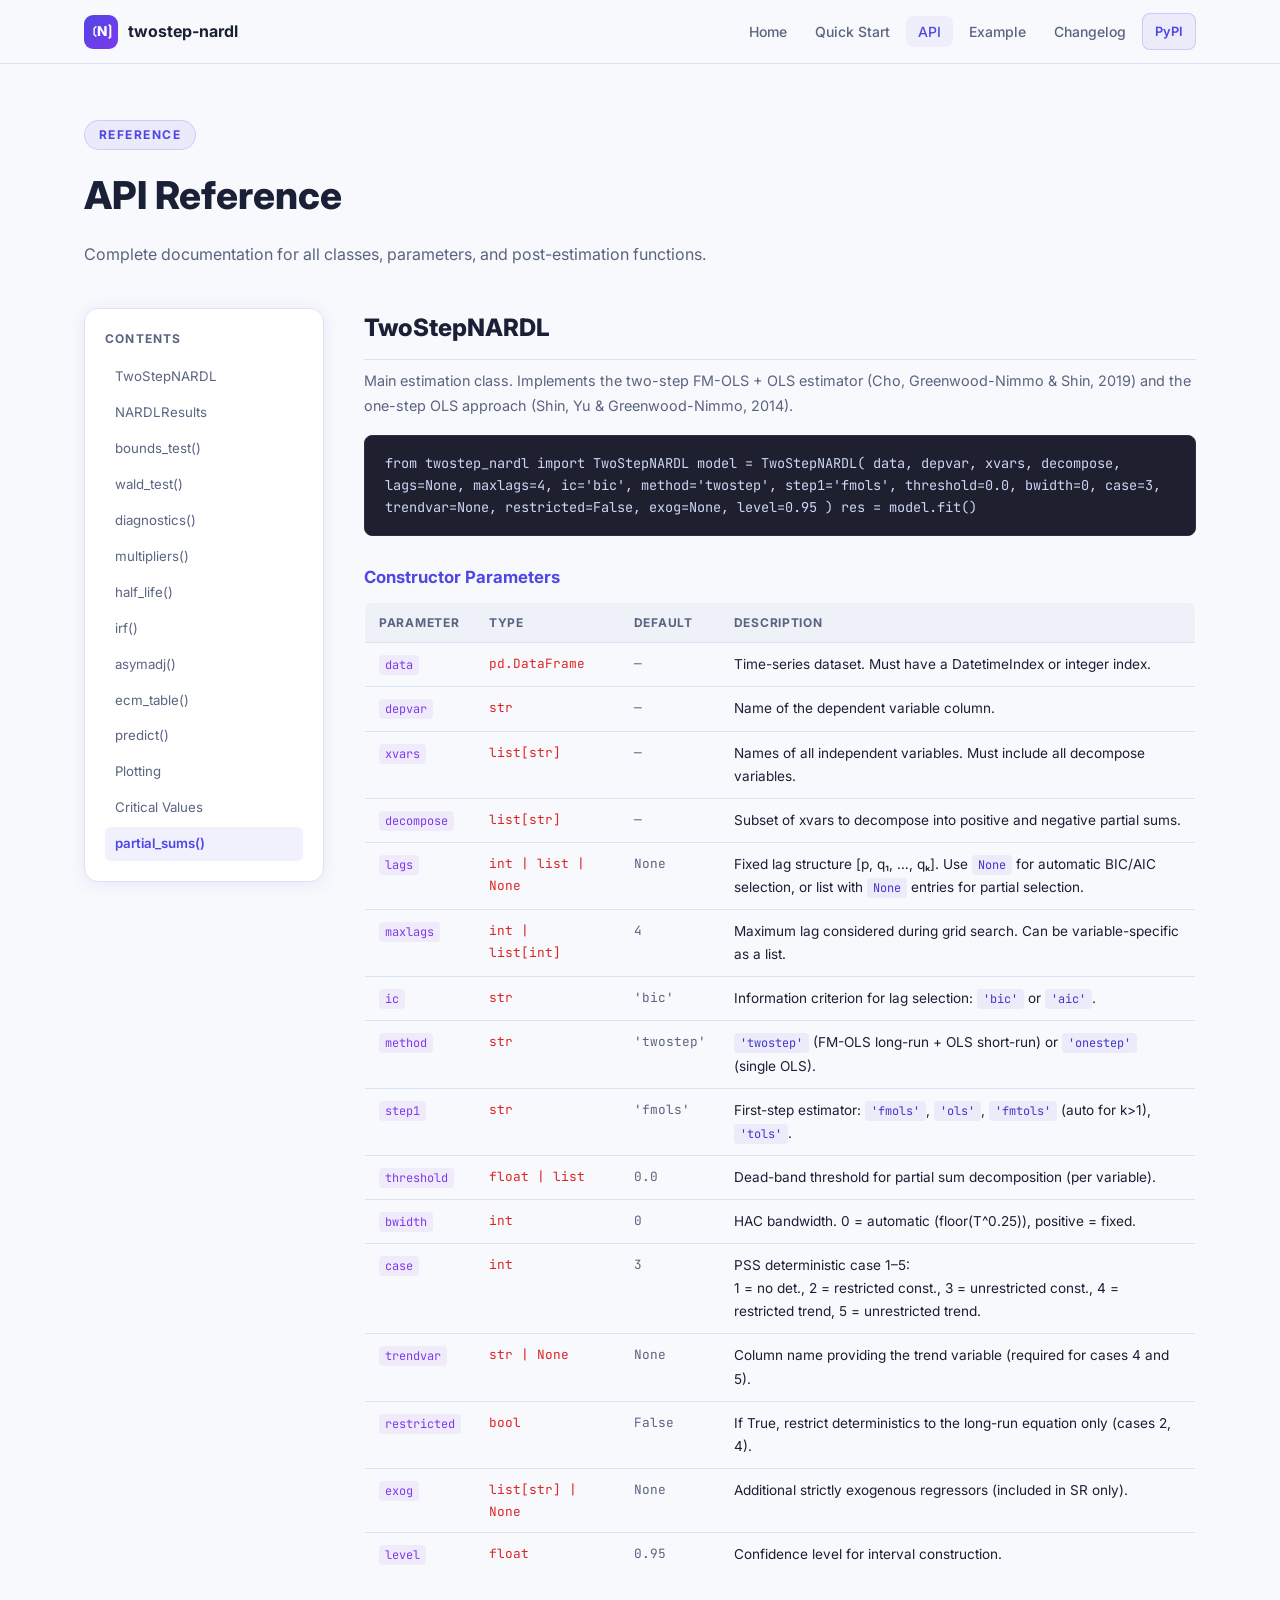
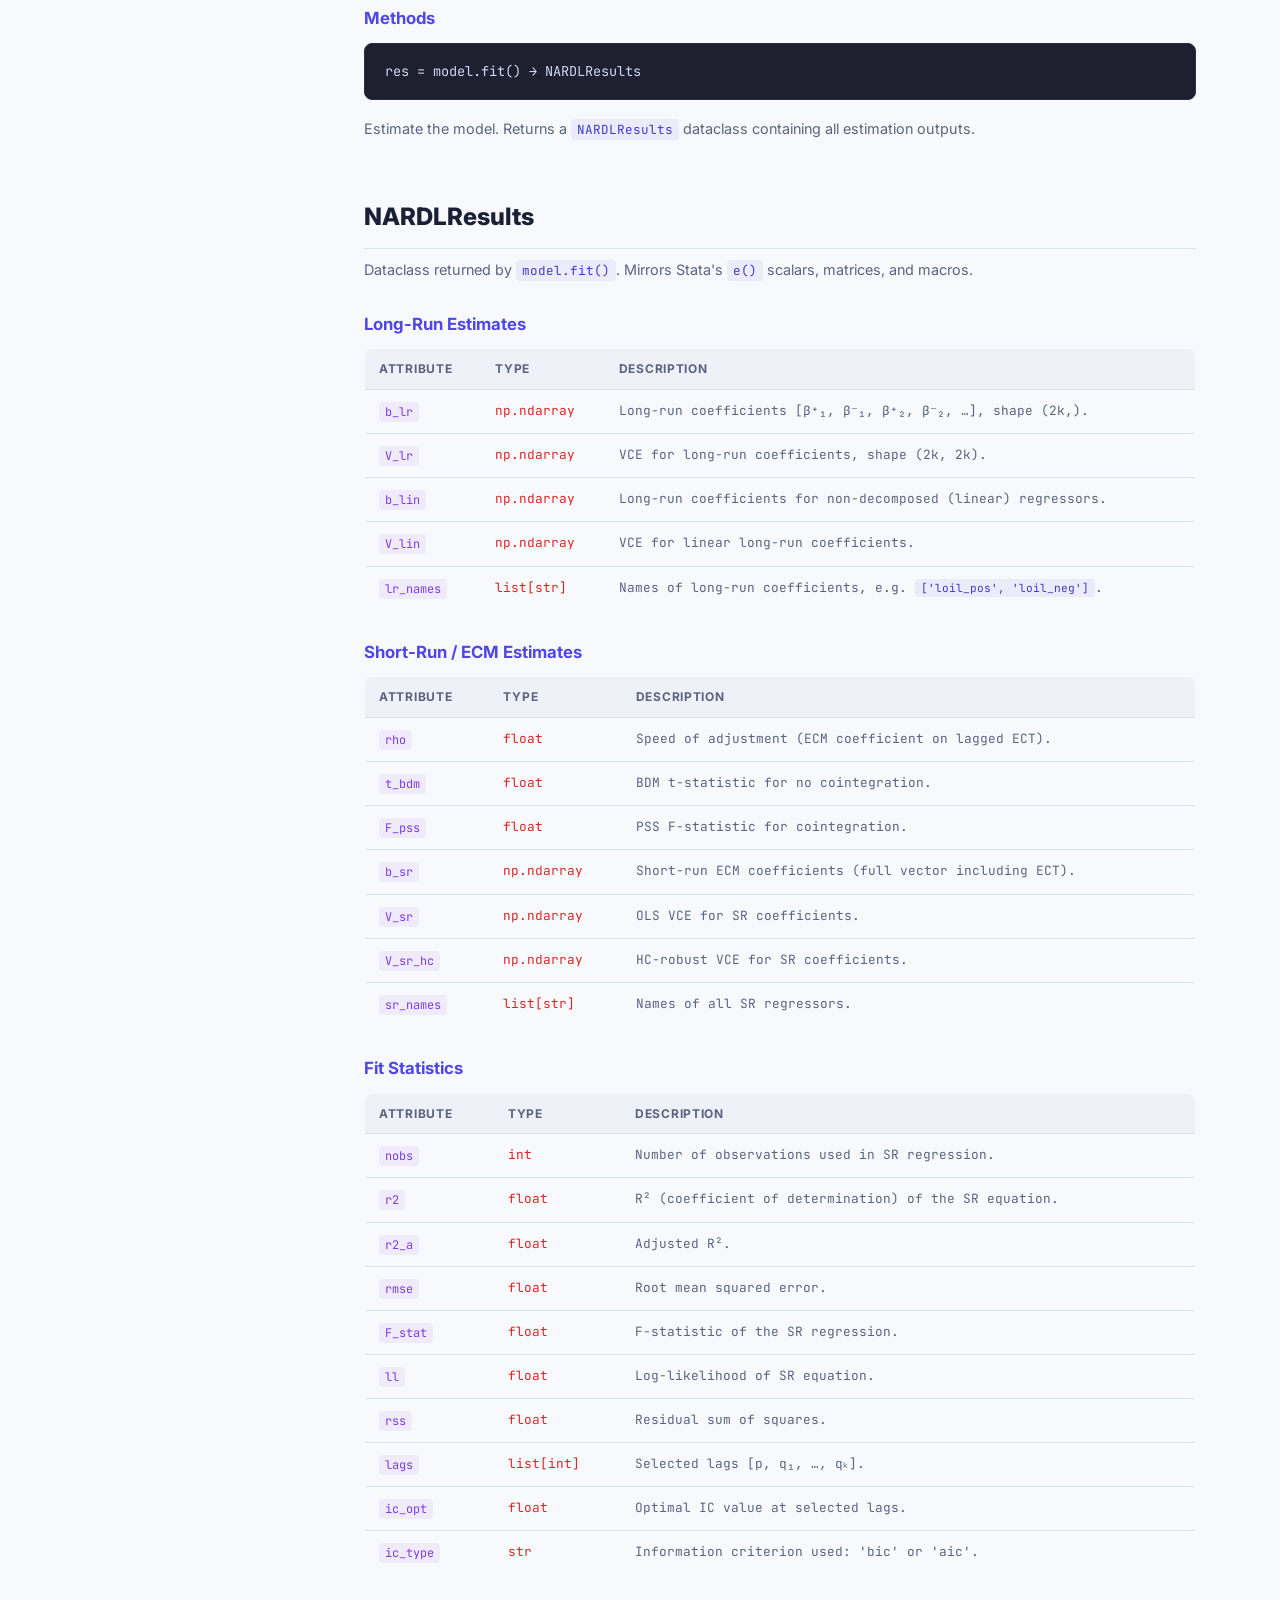
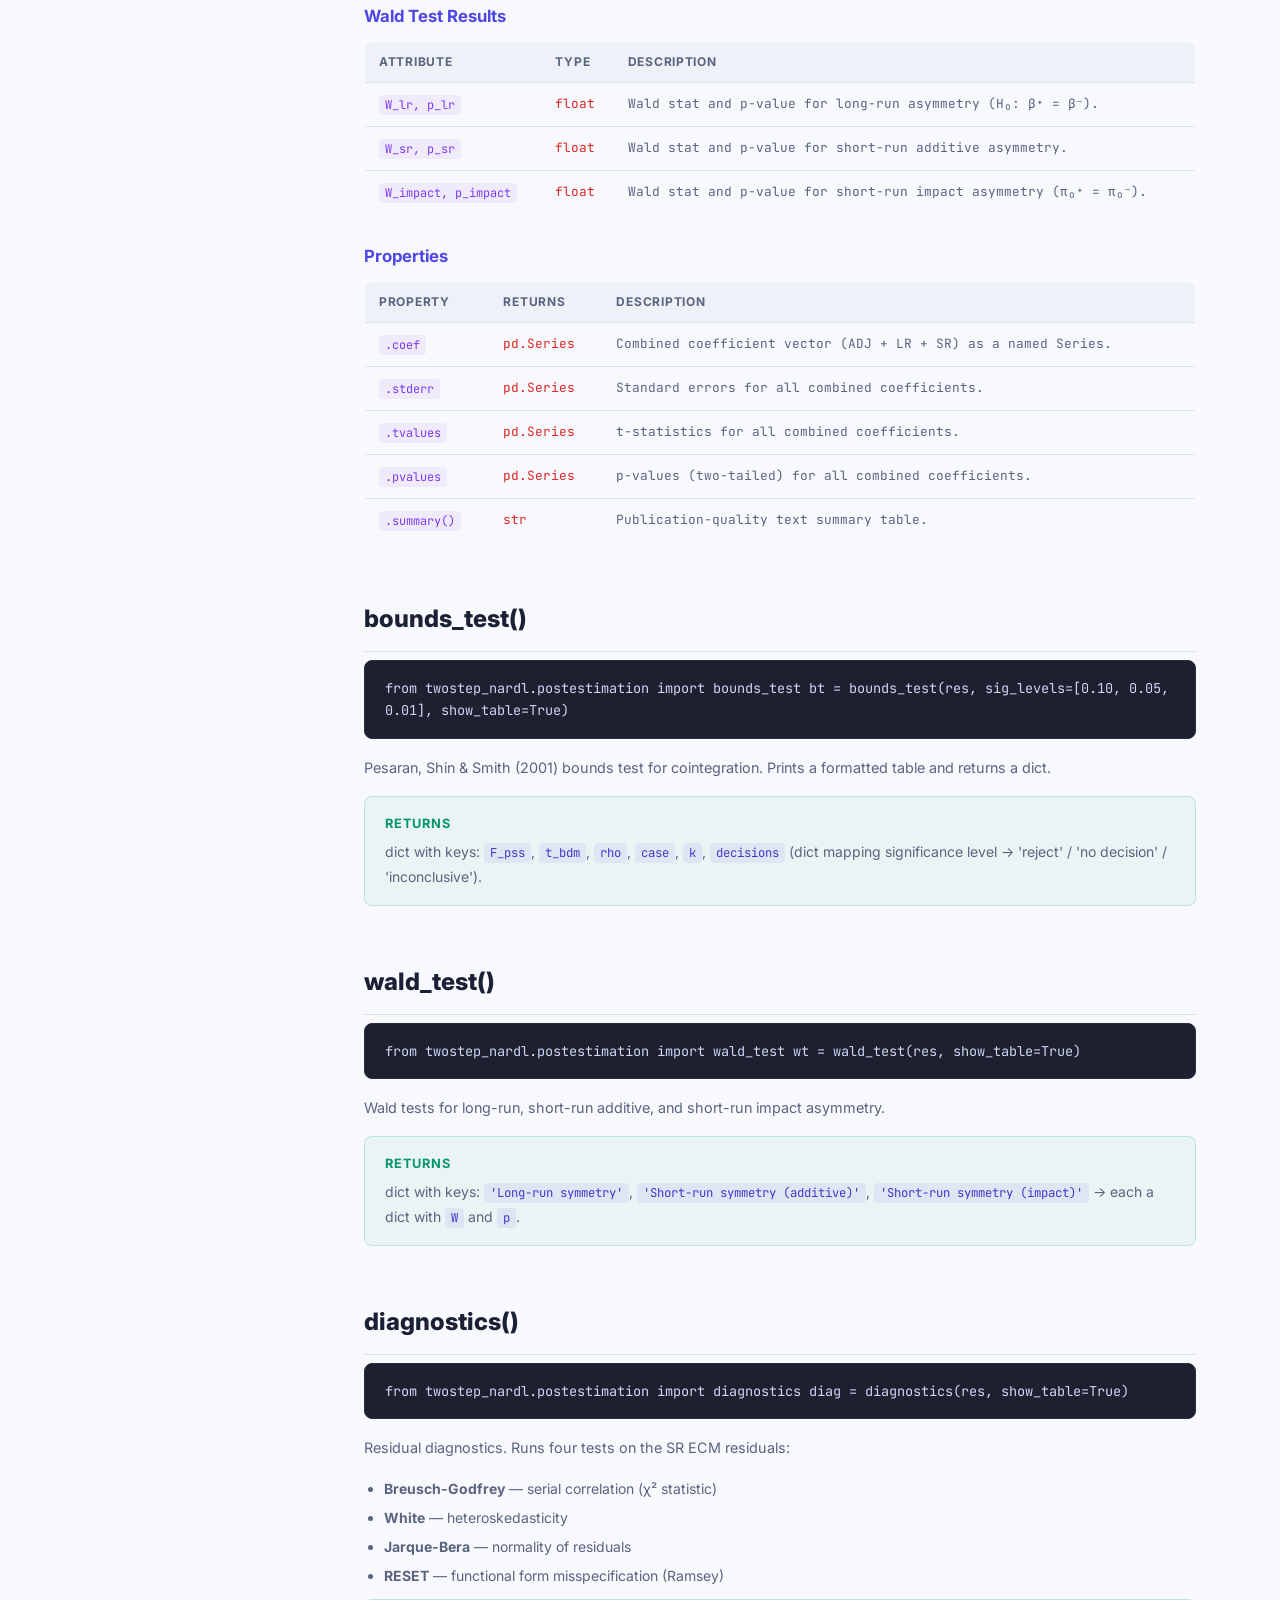
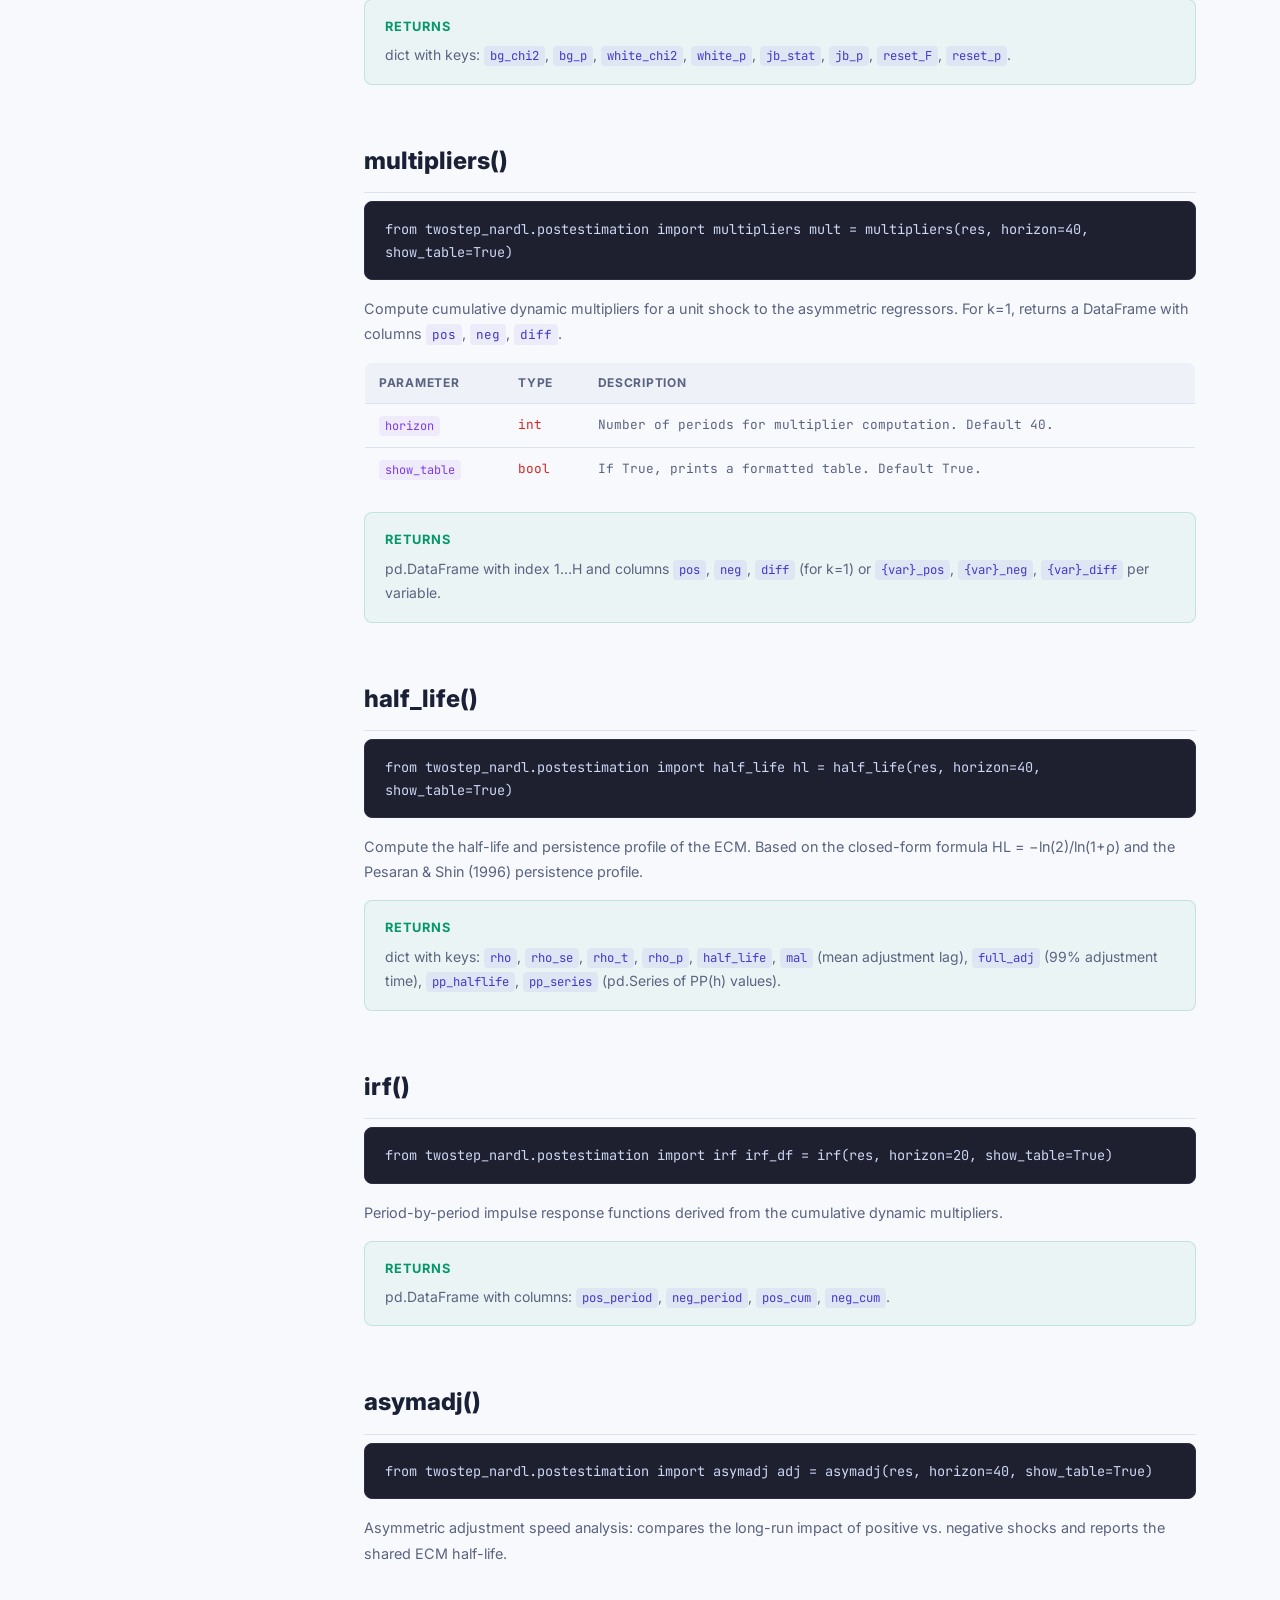
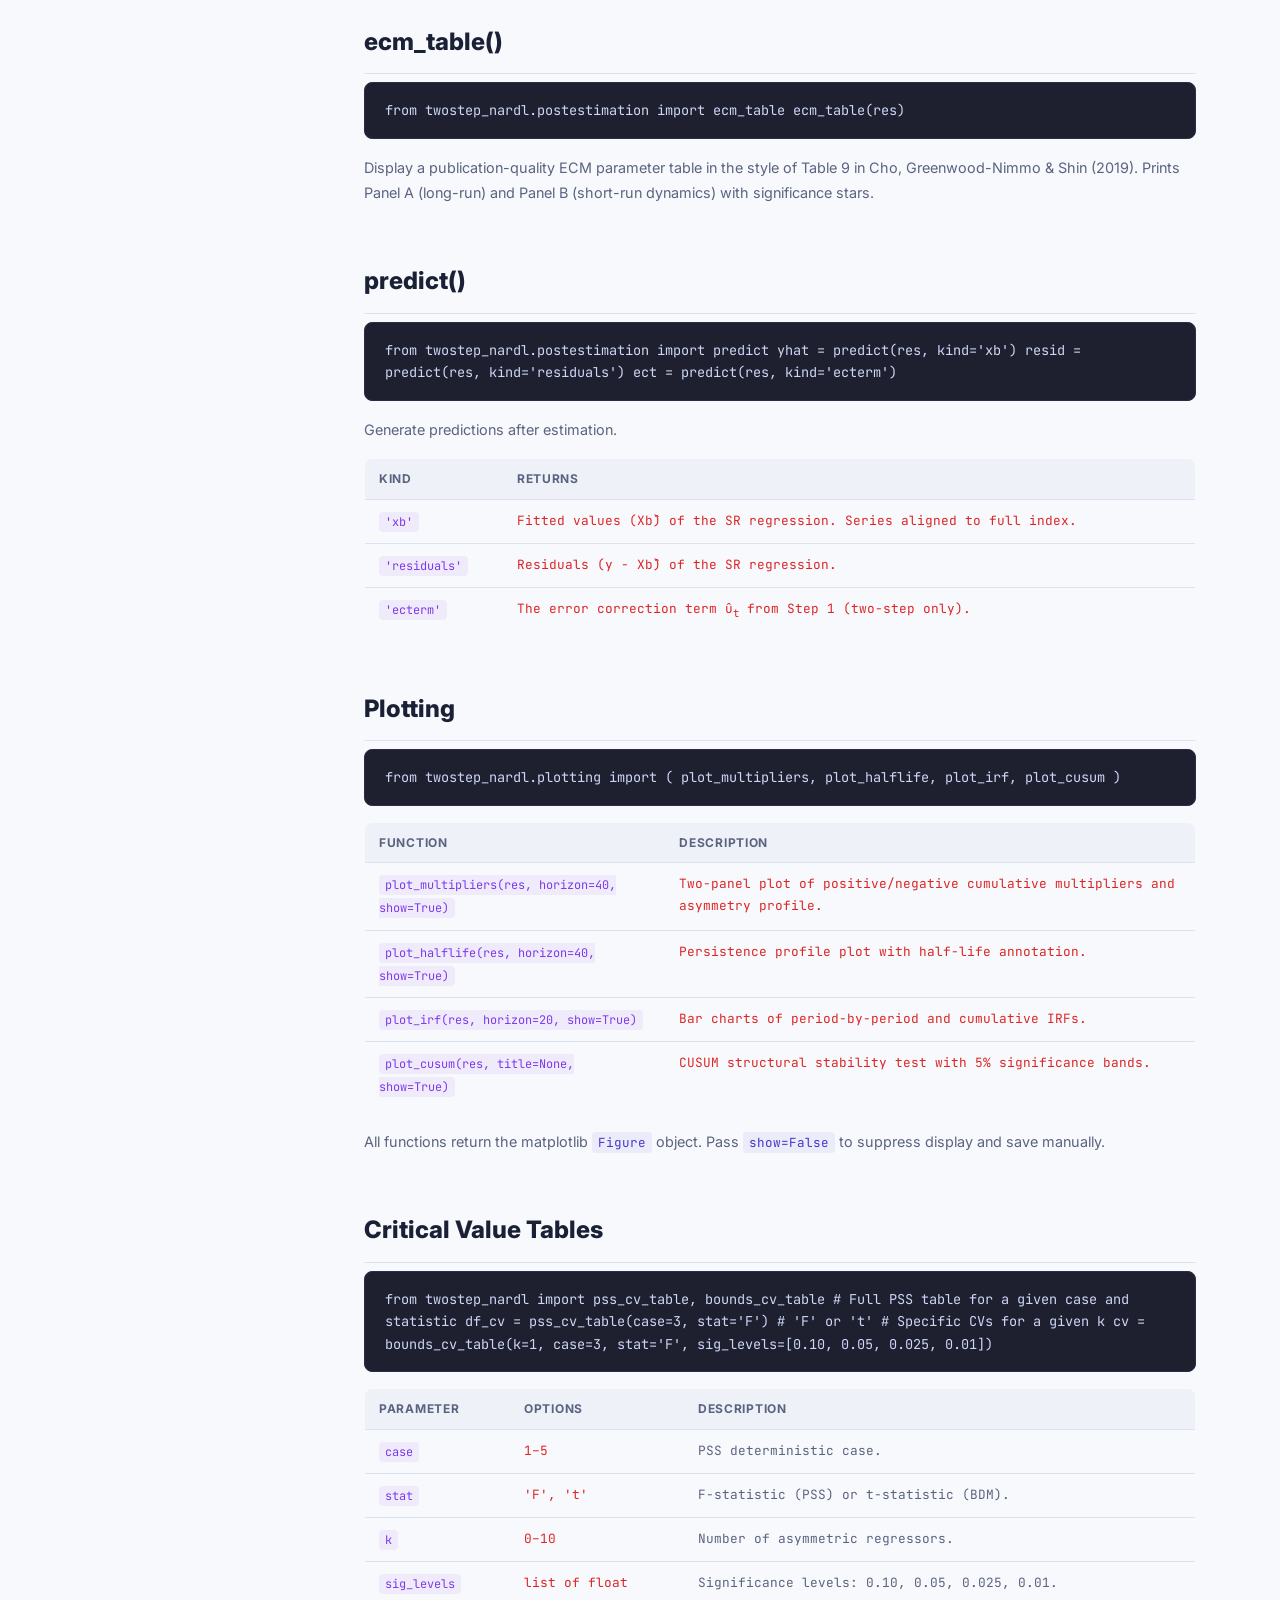
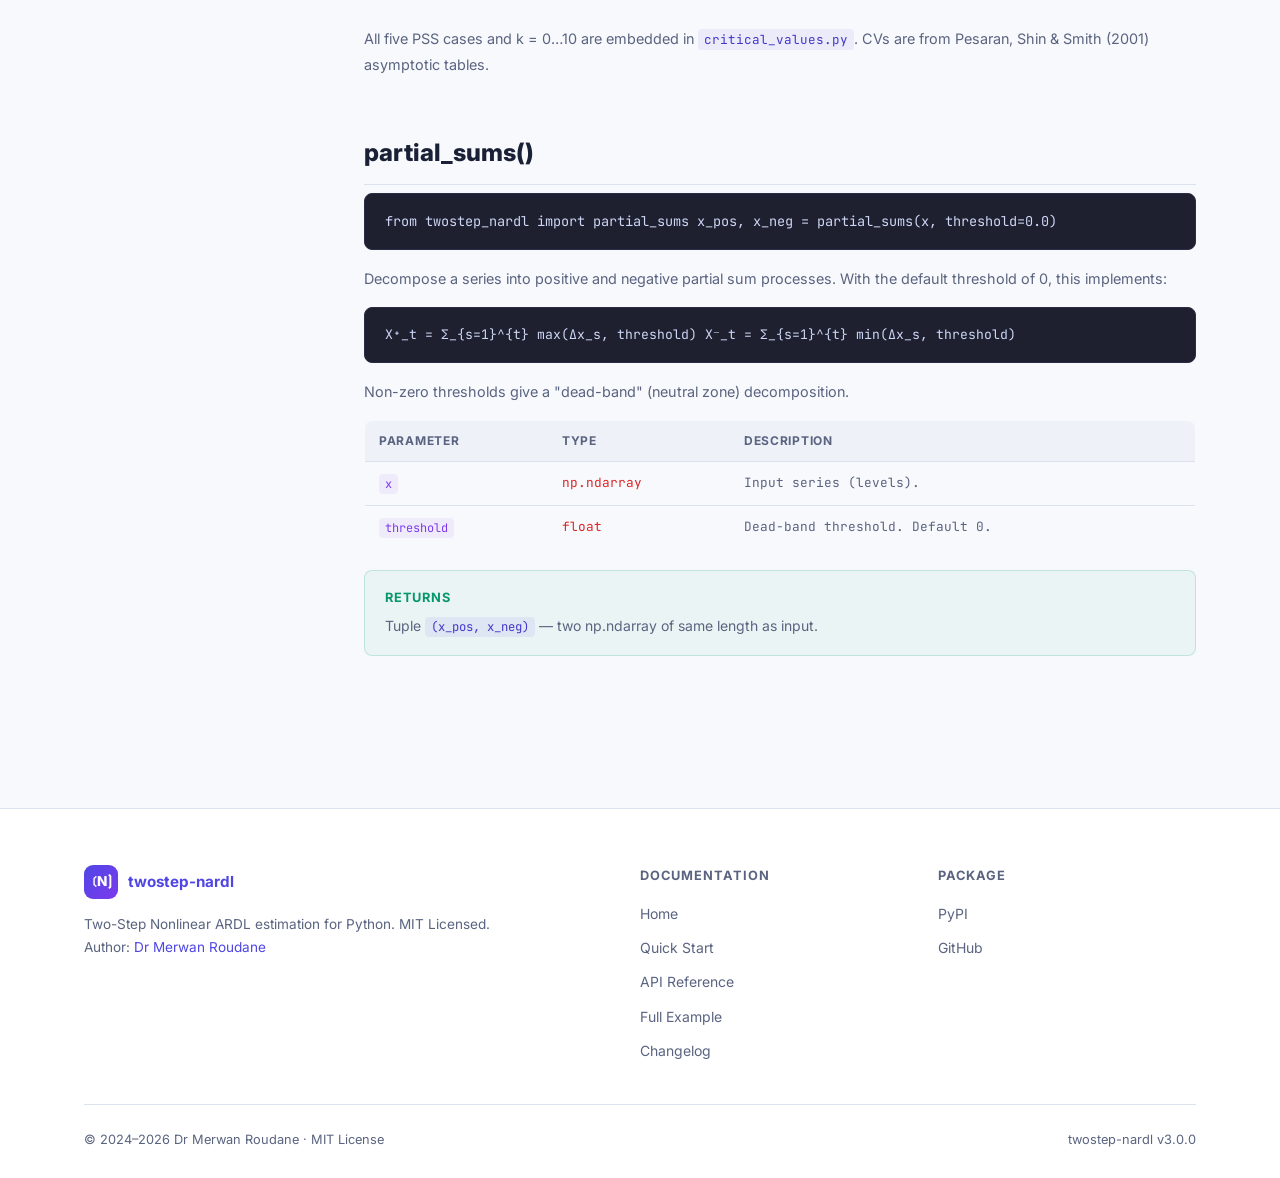
<file: docs/api.html>
<!DOCTYPE html>
<html lang="en">
<head>
  <meta charset="UTF-8"/>
  <meta name="viewport" content="width=device-width, initial-scale=1.0"/>
  <title>API Reference — twostep-nardl</title>
  <meta name="description" content="Complete API reference for twostep-nardl: TwoStepNARDL class, NARDLResults attributes, and all post-estimation functions."/>
  <link rel="preconnect" href="https://fonts.googleapis.com"/>
  <link href="https://fonts.googleapis.com/css2?family=Inter:wght@300;400;500;600;700;800&family=JetBrains+Mono:wght@400;500&display=swap" rel="stylesheet"/>
  <link rel="stylesheet" href="assets/style.css"/>
</head>
<body>

<nav class="navbar" id="navbar">
  <div class="nav-inner">
    <a href="index.html" class="nav-brand"><span class="brand-icon">⟮N⟯</span><span>twostep-nardl</span></a>
    <ul class="nav-links">
      <li><a href="index.html">Home</a></li>
      <li><a href="quickstart.html">Quick Start</a></li>
      <li><a href="api.html" class="active">API</a></li>
      <li><a href="example.html">Example</a></li>
      <li><a href="changelog.html">Changelog</a></li>
      <li><a href="https://pypi.org/project/twostep-nardl/" class="btn-pypi" target="_blank">PyPI</a></li>
    </ul>
    <button class="hamburger" id="hamburger">&#9776;</button>
  </div>
</nav>

<div style="height:var(--nav-h)"></div>

<section class="section" style="padding-top:56px">
  <div class="container">
    <div class="section-header" style="text-align:left;margin-bottom:40px">
      <div class="section-tag">Reference</div>
      <h1 class="section-title" style="text-align:left">API Reference</h1>
      <p style="color:var(--text-muted)">Complete documentation for all classes, parameters, and post-estimation functions.</p>
    </div>

    <div class="api-layout">
      <!-- sidebar -->
      <aside class="api-sidebar">
        <h3>Contents</h3>
        <ul>
          <li><a href="#twostepnardl">TwoStepNARDL</a></li>
          <li><a href="#nardlresults">NARDLResults</a></li>
          <li><a href="#bounds-test">bounds_test()</a></li>
          <li><a href="#wald-test">wald_test()</a></li>
          <li><a href="#diagnostics">diagnostics()</a></li>
          <li><a href="#multipliers">multipliers()</a></li>
          <li><a href="#half-life">half_life()</a></li>
          <li><a href="#irf">irf()</a></li>
          <li><a href="#asymadj">asymadj()</a></li>
          <li><a href="#ecm-table">ecm_table()</a></li>
          <li><a href="#predict">predict()</a></li>
          <li><a href="#plotting">Plotting</a></li>
          <li><a href="#critical-values">Critical Values</a></li>
          <li><a href="#partial-sums">partial_sums()</a></li>
        </ul>
      </aside>

      <!-- content -->
      <div class="api-content">

        <!-- ══ TwoStepNARDL ══ -->
        <div class="api-section" id="twostepnardl">
          <h2>TwoStepNARDL</h2>
          <p>Main estimation class. Implements the two-step FM-OLS + OLS estimator (Cho, Greenwood-Nimmo &amp; Shin, 2019) and the one-step OLS approach (Shin, Yu &amp; Greenwood-Nimmo, 2014).</p>

          <div class="fn-signature">from twostep_nardl import TwoStepNARDL

model = TwoStepNARDL(
    data, depvar, xvars, decompose,
    lags=None, maxlags=4, ic='bic',
    method='twostep', step1='fmols',
    threshold=0.0, bwidth=0, case=3,
    trendvar=None, restricted=False,
    exog=None, level=0.95
)
res = model.fit()</div>

          <h3>Constructor Parameters</h3>
          <table class="param-table">
            <thead><tr><th>Parameter</th><th>Type</th><th>Default</th><th>Description</th></tr></thead>
            <tbody>
              <tr><td><code>data</code></td><td>pd.DataFrame</td><td>—</td><td>Time-series dataset. Must have a DatetimeIndex or integer index.</td></tr>
              <tr><td><code>depvar</code></td><td>str</td><td>—</td><td>Name of the dependent variable column.</td></tr>
              <tr><td><code>xvars</code></td><td>list[str]</td><td>—</td><td>Names of all independent variables. Must include all decompose variables.</td></tr>
              <tr><td><code>decompose</code></td><td>list[str]</td><td>—</td><td>Subset of xvars to decompose into positive and negative partial sums.</td></tr>
              <tr><td><code>lags</code></td><td>int | list | None</td><td>None</td><td>Fixed lag structure [p, q₁, …, qₖ]. Use <code>None</code> for automatic BIC/AIC selection, or list with <code>None</code> entries for partial selection.</td></tr>
              <tr><td><code>maxlags</code></td><td>int | list[int]</td><td>4</td><td>Maximum lag considered during grid search. Can be variable-specific as a list.</td></tr>
              <tr><td><code>ic</code></td><td>str</td><td>'bic'</td><td>Information criterion for lag selection: <code>'bic'</code> or <code>'aic'</code>.</td></tr>
              <tr><td><code>method</code></td><td>str</td><td>'twostep'</td><td><code>'twostep'</code> (FM-OLS long-run + OLS short-run) or <code>'onestep'</code> (single OLS).</td></tr>
              <tr><td><code>step1</code></td><td>str</td><td>'fmols'</td><td>First-step estimator: <code>'fmols'</code>, <code>'ols'</code>, <code>'fmtols'</code> (auto for k&gt;1), <code>'tols'</code>.</td></tr>
              <tr><td><code>threshold</code></td><td>float | list</td><td>0.0</td><td>Dead-band threshold for partial sum decomposition (per variable).</td></tr>
              <tr><td><code>bwidth</code></td><td>int</td><td>0</td><td>HAC bandwidth. 0 = automatic (floor(T^0.25)), positive = fixed.</td></tr>
              <tr><td><code>case</code></td><td>int</td><td>3</td><td>PSS deterministic case 1–5:<br/>1 = no det., 2 = restricted const., 3 = unrestricted const., 4 = restricted trend, 5 = unrestricted trend.</td></tr>
              <tr><td><code>trendvar</code></td><td>str | None</td><td>None</td><td>Column name providing the trend variable (required for cases 4 and 5).</td></tr>
              <tr><td><code>restricted</code></td><td>bool</td><td>False</td><td>If True, restrict deterministics to the long-run equation only (cases 2, 4).</td></tr>
              <tr><td><code>exog</code></td><td>list[str] | None</td><td>None</td><td>Additional strictly exogenous regressors (included in SR only).</td></tr>
              <tr><td><code>level</code></td><td>float</td><td>0.95</td><td>Confidence level for interval construction.</td></tr>
            </tbody>
          </table>

          <h3>Methods</h3>
          <div class="fn-signature">res = model.fit()  →  NARDLResults</div>
          <p>Estimate the model. Returns a <code>NARDLResults</code> dataclass containing all estimation outputs.</p>
        </div>

        <!-- ══ NARDLResults ══ -->
        <div class="api-section" id="nardlresults">
          <h2>NARDLResults</h2>
          <p>Dataclass returned by <code>model.fit()</code>. Mirrors Stata's <code>e()</code> scalars, matrices, and macros.</p>

          <h3>Long-Run Estimates</h3>
          <table class="param-table">
            <thead><tr><th>Attribute</th><th>Type</th><th>Description</th></tr></thead>
            <tbody>
              <tr><td><code>b_lr</code></td><td>np.ndarray</td><td>Long-run coefficients [β⁺₁, β⁻₁, β⁺₂, β⁻₂, …], shape (2k,).</td></tr>
              <tr><td><code>V_lr</code></td><td>np.ndarray</td><td>VCE for long-run coefficients, shape (2k, 2k).</td></tr>
              <tr><td><code>b_lin</code></td><td>np.ndarray</td><td>Long-run coefficients for non-decomposed (linear) regressors.</td></tr>
              <tr><td><code>V_lin</code></td><td>np.ndarray</td><td>VCE for linear long-run coefficients.</td></tr>
              <tr><td><code>lr_names</code></td><td>list[str]</td><td>Names of long-run coefficients, e.g. <code>['loil_pos', 'loil_neg']</code>.</td></tr>
            </tbody>
          </table>

          <h3>Short-Run / ECM Estimates</h3>
          <table class="param-table">
            <thead><tr><th>Attribute</th><th>Type</th><th>Description</th></tr></thead>
            <tbody>
              <tr><td><code>rho</code></td><td>float</td><td>Speed of adjustment (ECM coefficient on lagged ECT).</td></tr>
              <tr><td><code>t_bdm</code></td><td>float</td><td>BDM t-statistic for no cointegration.</td></tr>
              <tr><td><code>F_pss</code></td><td>float</td><td>PSS F-statistic for cointegration.</td></tr>
              <tr><td><code>b_sr</code></td><td>np.ndarray</td><td>Short-run ECM coefficients (full vector including ECT).</td></tr>
              <tr><td><code>V_sr</code></td><td>np.ndarray</td><td>OLS VCE for SR coefficients.</td></tr>
              <tr><td><code>V_sr_hc</code></td><td>np.ndarray</td><td>HC-robust VCE for SR coefficients.</td></tr>
              <tr><td><code>sr_names</code></td><td>list[str]</td><td>Names of all SR regressors.</td></tr>
            </tbody>
          </table>

          <h3>Fit Statistics</h3>
          <table class="param-table">
            <thead><tr><th>Attribute</th><th>Type</th><th>Description</th></tr></thead>
            <tbody>
              <tr><td><code>nobs</code></td><td>int</td><td>Number of observations used in SR regression.</td></tr>
              <tr><td><code>r2</code></td><td>float</td><td>R² (coefficient of determination) of the SR equation.</td></tr>
              <tr><td><code>r2_a</code></td><td>float</td><td>Adjusted R².</td></tr>
              <tr><td><code>rmse</code></td><td>float</td><td>Root mean squared error.</td></tr>
              <tr><td><code>F_stat</code></td><td>float</td><td>F-statistic of the SR regression.</td></tr>
              <tr><td><code>ll</code></td><td>float</td><td>Log-likelihood of SR equation.</td></tr>
              <tr><td><code>rss</code></td><td>float</td><td>Residual sum of squares.</td></tr>
              <tr><td><code>lags</code></td><td>list[int]</td><td>Selected lags [p, q₁, …, qₖ].</td></tr>
              <tr><td><code>ic_opt</code></td><td>float</td><td>Optimal IC value at selected lags.</td></tr>
              <tr><td><code>ic_type</code></td><td>str</td><td>Information criterion used: 'bic' or 'aic'.</td></tr>
            </tbody>
          </table>

          <h3>Wald Test Results</h3>
          <table class="param-table">
            <thead><tr><th>Attribute</th><th>Type</th><th>Description</th></tr></thead>
            <tbody>
              <tr><td><code>W_lr, p_lr</code></td><td>float</td><td>Wald stat and p-value for long-run asymmetry (H₀: β⁺ = β⁻).</td></tr>
              <tr><td><code>W_sr, p_sr</code></td><td>float</td><td>Wald stat and p-value for short-run additive asymmetry.</td></tr>
              <tr><td><code>W_impact, p_impact</code></td><td>float</td><td>Wald stat and p-value for short-run impact asymmetry (π₀⁺ = π₀⁻).</td></tr>
            </tbody>
          </table>

          <h3>Properties</h3>
          <table class="param-table">
            <thead><tr><th>Property</th><th>Returns</th><th>Description</th></tr></thead>
            <tbody>
              <tr><td><code>.coef</code></td><td>pd.Series</td><td>Combined coefficient vector (ADJ + LR + SR) as a named Series.</td></tr>
              <tr><td><code>.stderr</code></td><td>pd.Series</td><td>Standard errors for all combined coefficients.</td></tr>
              <tr><td><code>.tvalues</code></td><td>pd.Series</td><td>t-statistics for all combined coefficients.</td></tr>
              <tr><td><code>.pvalues</code></td><td>pd.Series</td><td>p-values (two-tailed) for all combined coefficients.</td></tr>
              <tr><td><code>.summary()</code></td><td>str</td><td>Publication-quality text summary table.</td></tr>
            </tbody>
          </table>
        </div>

        <!-- ══ bounds_test ══ -->
        <div class="api-section" id="bounds-test">
          <h2>bounds_test()</h2>
          <div class="fn-signature">from twostep_nardl.postestimation import bounds_test

bt = bounds_test(res, sig_levels=[0.10, 0.05, 0.01], show_table=True)</div>
          <p>Pesaran, Shin &amp; Smith (2001) bounds test for cointegration. Prints a formatted table and returns a dict.</p>
          <div class="returns-box">
            <strong>Returns</strong>
            <p>dict with keys: <code>F_pss</code>, <code>t_bdm</code>, <code>rho</code>, <code>case</code>, <code>k</code>, <code>decisions</code> (dict mapping significance level → 'reject' / 'no decision' / 'inconclusive').</p>
          </div>
        </div>

        <!-- ══ wald_test ══ -->
        <div class="api-section" id="wald-test">
          <h2>wald_test()</h2>
          <div class="fn-signature">from twostep_nardl.postestimation import wald_test

wt = wald_test(res, show_table=True)</div>
          <p>Wald tests for long-run, short-run additive, and short-run impact asymmetry.</p>
          <div class="returns-box">
            <strong>Returns</strong>
            <p>dict with keys: <code>'Long-run symmetry'</code>, <code>'Short-run symmetry (additive)'</code>, <code>'Short-run symmetry (impact)'</code> → each a dict with <code>W</code> and <code>p</code>.</p>
          </div>
        </div>

        <!-- ══ diagnostics ══ -->
        <div class="api-section" id="diagnostics">
          <h2>diagnostics()</h2>
          <div class="fn-signature">from twostep_nardl.postestimation import diagnostics

diag = diagnostics(res, show_table=True)</div>
          <p>Residual diagnostics. Runs four tests on the SR ECM residuals:</p>
          <ul style="margin:12px 0 12px 20px; color:var(--text-muted); font-size:.875rem; display:flex; flex-direction:column; gap:6px; list-style:disc">
            <li><strong>Breusch-Godfrey</strong> — serial correlation (χ² statistic)</li>
            <li><strong>White</strong> — heteroskedasticity</li>
            <li><strong>Jarque-Bera</strong> — normality of residuals</li>
            <li><strong>RESET</strong> — functional form misspecification (Ramsey)</li>
          </ul>
          <div class="returns-box">
            <strong>Returns</strong>
            <p>dict with keys: <code>bg_chi2</code>, <code>bg_p</code>, <code>white_chi2</code>, <code>white_p</code>, <code>jb_stat</code>, <code>jb_p</code>, <code>reset_F</code>, <code>reset_p</code>.</p>
          </div>
        </div>

        <!-- ══ multipliers ══ -->
        <div class="api-section" id="multipliers">
          <h2>multipliers()</h2>
          <div class="fn-signature">from twostep_nardl.postestimation import multipliers

mult = multipliers(res, horizon=40, show_table=True)</div>
          <p>Compute cumulative dynamic multipliers for a unit shock to the asymmetric regressors. For k=1, returns a DataFrame with columns <code>pos</code>, <code>neg</code>, <code>diff</code>.</p>
          <table class="param-table">
            <thead><tr><th>Parameter</th><th>Type</th><th>Description</th></tr></thead>
            <tbody>
              <tr><td><code>horizon</code></td><td>int</td><td>Number of periods for multiplier computation. Default 40.</td></tr>
              <tr><td><code>show_table</code></td><td>bool</td><td>If True, prints a formatted table. Default True.</td></tr>
            </tbody>
          </table>
          <div class="returns-box">
            <strong>Returns</strong>
            <p>pd.DataFrame with index 1…H and columns <code>pos</code>, <code>neg</code>, <code>diff</code> (for k=1) or <code>{var}_pos</code>, <code>{var}_neg</code>, <code>{var}_diff</code> per variable.</p>
          </div>
        </div>

        <!-- ══ half_life ══ -->
        <div class="api-section" id="half-life">
          <h2>half_life()</h2>
          <div class="fn-signature">from twostep_nardl.postestimation import half_life

hl = half_life(res, horizon=40, show_table=True)</div>
          <p>Compute the half-life and persistence profile of the ECM. Based on the closed-form formula HL = −ln(2)/ln(1+ρ) and the Pesaran &amp; Shin (1996) persistence profile.</p>
          <div class="returns-box">
            <strong>Returns</strong>
            <p>dict with keys: <code>rho</code>, <code>rho_se</code>, <code>rho_t</code>, <code>rho_p</code>, <code>half_life</code>, <code>mal</code> (mean adjustment lag), <code>full_adj</code> (99% adjustment time), <code>pp_halflife</code>, <code>pp_series</code> (pd.Series of PP(h) values).</p>
          </div>
        </div>

        <!-- ══ irf ══ -->
        <div class="api-section" id="irf">
          <h2>irf()</h2>
          <div class="fn-signature">from twostep_nardl.postestimation import irf

irf_df = irf(res, horizon=20, show_table=True)</div>
          <p>Period-by-period impulse response functions derived from the cumulative dynamic multipliers.</p>
          <div class="returns-box">
            <strong>Returns</strong>
            <p>pd.DataFrame with columns: <code>pos_period</code>, <code>neg_period</code>, <code>pos_cum</code>, <code>neg_cum</code>.</p>
          </div>
        </div>

        <!-- ══ asymadj ══ -->
        <div class="api-section" id="asymadj">
          <h2>asymadj()</h2>
          <div class="fn-signature">from twostep_nardl.postestimation import asymadj

adj = asymadj(res, horizon=40, show_table=True)</div>
          <p>Asymmetric adjustment speed analysis: compares the long-run impact of positive vs. negative shocks and reports the shared ECM half-life.</p>
        </div>

        <!-- ══ ecm_table ══ -->
        <div class="api-section" id="ecm-table">
          <h2>ecm_table()</h2>
          <div class="fn-signature">from twostep_nardl.postestimation import ecm_table

ecm_table(res)</div>
          <p>Display a publication-quality ECM parameter table in the style of Table 9 in Cho, Greenwood-Nimmo &amp; Shin (2019). Prints Panel A (long-run) and Panel B (short-run dynamics) with significance stars.</p>
        </div>

        <!-- ══ predict ══ -->
        <div class="api-section" id="predict">
          <h2>predict()</h2>
          <div class="fn-signature">from twostep_nardl.postestimation import predict

yhat  = predict(res, kind='xb')
resid = predict(res, kind='residuals')
ect   = predict(res, kind='ecterm')</div>
          <p>Generate predictions after estimation.</p>
          <table class="param-table">
            <thead><tr><th>kind</th><th>Returns</th></tr></thead>
            <tbody>
              <tr><td><code>'xb'</code></td><td>Fitted values (Xb̂) of the SR regression. Series aligned to full index.</td></tr>
              <tr><td><code>'residuals'</code></td><td>Residuals (y − Xb̂) of the SR regression.</td></tr>
              <tr><td><code>'ecterm'</code></td><td>The error correction term û<sub>t</sub> from Step 1 (two-step only).</td></tr>
            </tbody>
          </table>
        </div>

        <!-- ══ Plotting ══ -->
        <div class="api-section" id="plotting">
          <h2>Plotting</h2>
          <div class="fn-signature">from twostep_nardl.plotting import (
    plot_multipliers, plot_halflife, plot_irf, plot_cusum
)</div>
          <table class="param-table">
            <thead><tr><th>Function</th><th>Description</th></tr></thead>
            <tbody>
              <tr><td><code>plot_multipliers(res, horizon=40, show=True)</code></td><td>Two-panel plot of positive/negative cumulative multipliers and asymmetry profile.</td></tr>
              <tr><td><code>plot_halflife(res, horizon=40, show=True)</code></td><td>Persistence profile plot with half-life annotation.</td></tr>
              <tr><td><code>plot_irf(res, horizon=20, show=True)</code></td><td>Bar charts of period-by-period and cumulative IRFs.</td></tr>
              <tr><td><code>plot_cusum(res, title=None, show=True)</code></td><td>CUSUM structural stability test with 5% significance bands.</td></tr>
            </tbody>
          </table>
          <p>All functions return the matplotlib <code>Figure</code> object. Pass <code>show=False</code> to suppress display and save manually.</p>
        </div>

        <!-- ══ Critical Values ══ -->
        <div class="api-section" id="critical-values">
          <h2>Critical Value Tables</h2>
          <div class="fn-signature">from twostep_nardl import pss_cv_table, bounds_cv_table

# Full PSS table for a given case and statistic
df_cv = pss_cv_table(case=3, stat='F')   # 'F' or 't'

# Specific CVs for a given k
cv = bounds_cv_table(k=1, case=3, stat='F',
                      sig_levels=[0.10, 0.05, 0.025, 0.01])</div>
          <table class="param-table">
            <thead><tr><th>Parameter</th><th>Options</th><th>Description</th></tr></thead>
            <tbody>
              <tr><td><code>case</code></td><td>1–5</td><td>PSS deterministic case.</td></tr>
              <tr><td><code>stat</code></td><td>'F', 't'</td><td>F-statistic (PSS) or t-statistic (BDM).</td></tr>
              <tr><td><code>k</code></td><td>0–10</td><td>Number of asymmetric regressors.</td></tr>
              <tr><td><code>sig_levels</code></td><td>list of float</td><td>Significance levels: 0.10, 0.05, 0.025, 0.01.</td></tr>
            </tbody>
          </table>
          <p>All five PSS cases and k = 0…10 are embedded in <code>critical_values.py</code>. CVs are from Pesaran, Shin &amp; Smith (2001) asymptotic tables.</p>
        </div>

        <!-- ══ partial_sums ══ -->
        <div class="api-section" id="partial-sums">
          <h2>partial_sums()</h2>
          <div class="fn-signature">from twostep_nardl import partial_sums

x_pos, x_neg = partial_sums(x, threshold=0.0)</div>
          <p>Decompose a series into positive and negative partial sum processes. With the default threshold of 0, this implements:</p>
          <div class="fn-signature" style="font-size:.82rem">
X⁺_t = Σ_{s=1}^{t} max(Δx_s, threshold)
X⁻_t = Σ_{s=1}^{t} min(Δx_s, threshold)</div>
          <p>Non-zero thresholds give a "dead-band" (neutral zone) decomposition.</p>
          <table class="param-table">
            <thead><tr><th>Parameter</th><th>Type</th><th>Description</th></tr></thead>
            <tbody>
              <tr><td><code>x</code></td><td>np.ndarray</td><td>Input series (levels).</td></tr>
              <tr><td><code>threshold</code></td><td>float</td><td>Dead-band threshold. Default 0.</td></tr>
            </tbody>
          </table>
          <div class="returns-box">
            <strong>Returns</strong>
            <p>Tuple <code>(x_pos, x_neg)</code> — two np.ndarray of same length as input.</p>
          </div>
        </div>

      </div><!-- /api-content -->
    </div><!-- /api-layout -->
  </div>
</section>

<footer class="footer">
  <div class="container">
    <div class="footer-grid">
      <div class="footer-brand">
        <a href="index.html" class="nav-brand"><span class="brand-icon">⟮N⟯</span><span>twostep-nardl</span></a>
        <p>Two-Step Nonlinear ARDL estimation for Python. MIT Licensed.</p>
        <p>Author: <a href="mailto:merwanroudane920@gmail.com">Dr Merwan Roudane</a></p>
      </div>
      <div class="footer-links">
        <h4>Documentation</h4>
        <ul>
          <li><a href="index.html">Home</a></li>
          <li><a href="quickstart.html">Quick Start</a></li>
          <li><a href="api.html">API Reference</a></li>
          <li><a href="example.html">Full Example</a></li>
          <li><a href="changelog.html">Changelog</a></li>
        </ul>
      </div>
      <div class="footer-links">
        <h4>Package</h4>
        <ul>
          <li><a href="https://pypi.org/project/twostep-nardl/" target="_blank">PyPI</a></li>
          <li><a href="https://github.com/merwanroudane/2stepnardl" target="_blank">GitHub</a></li>
        </ul>
      </div>
    </div>
    <div class="footer-bottom">
      <span>© 2024–2026 Dr Merwan Roudane · MIT License</span>
      <span>twostep-nardl v3.0.0</span>
    </div>
  </div>
</footer>

<script src="assets/main.js"></script>
</body>
</html>
</file>
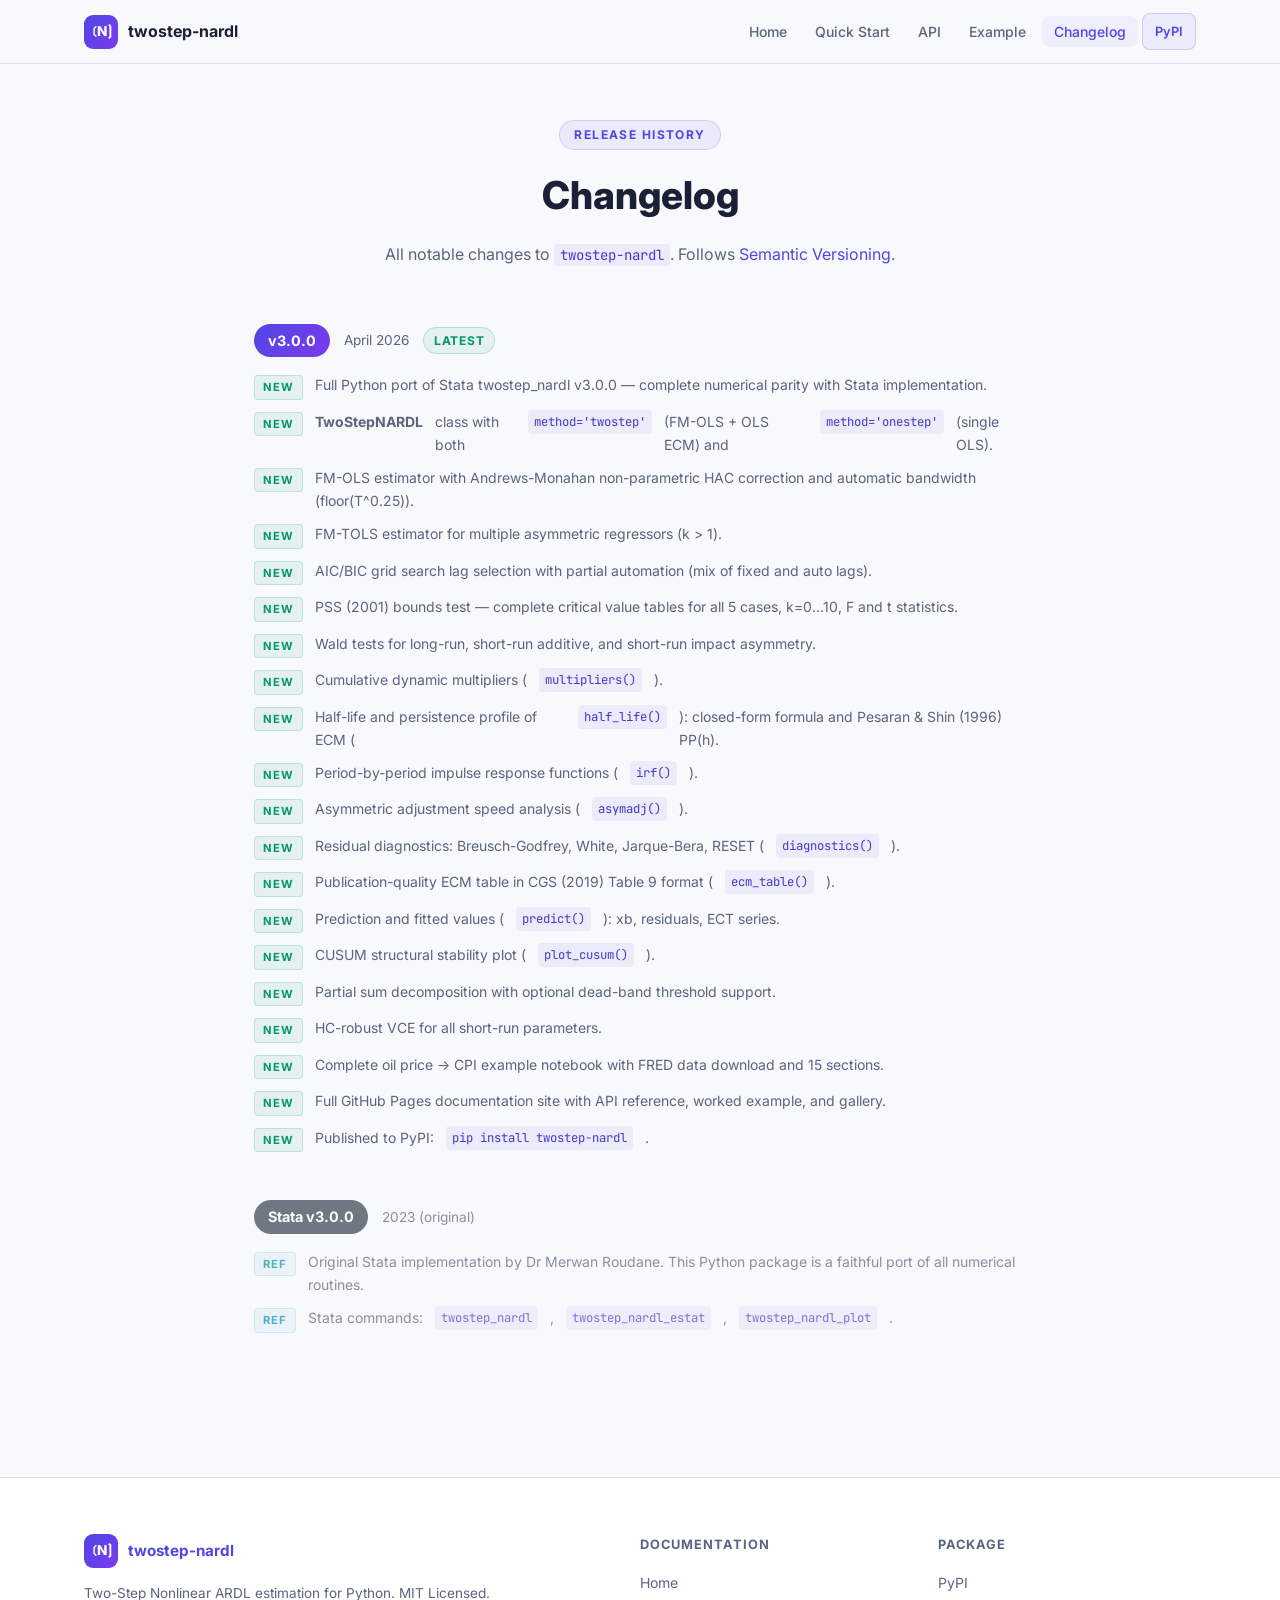
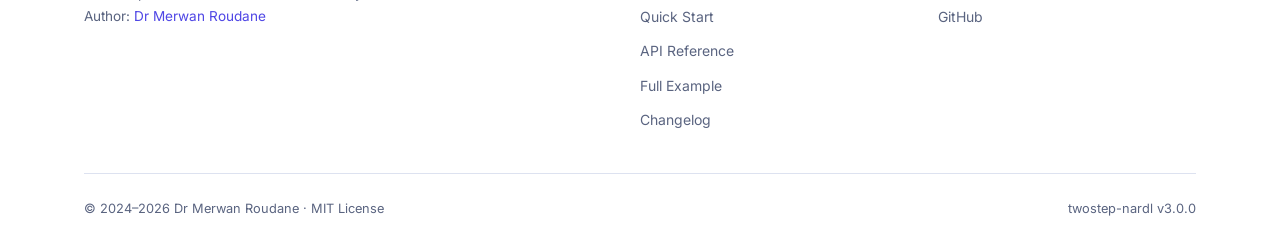
<file: docs/changelog.html>
<!DOCTYPE html>
<html lang="en">
<head>
  <meta charset="UTF-8"/>
  <meta name="viewport" content="width=device-width, initial-scale=1.0"/>
  <title>Changelog — twostep-nardl</title>
  <meta name="description" content="Version history and changelog for twostep-nardl Python package."/>
  <link rel="preconnect" href="https://fonts.googleapis.com"/>
  <link href="https://fonts.googleapis.com/css2?family=Inter:wght@300;400;500;600;700;800&family=JetBrains+Mono:wght@400;500&display=swap" rel="stylesheet"/>
  <link rel="stylesheet" href="assets/style.css"/>
</head>
<body>

<nav class="navbar" id="navbar">
  <div class="nav-inner">
    <a href="index.html" class="nav-brand"><span class="brand-icon">⟮N⟯</span><span>twostep-nardl</span></a>
    <ul class="nav-links">
      <li><a href="index.html">Home</a></li>
      <li><a href="quickstart.html">Quick Start</a></li>
      <li><a href="api.html">API</a></li>
      <li><a href="example.html">Example</a></li>
      <li><a href="changelog.html" class="active">Changelog</a></li>
      <li><a href="https://pypi.org/project/twostep-nardl/" class="btn-pypi" target="_blank">PyPI</a></li>
    </ul>
    <button class="hamburger" id="hamburger">&#9776;</button>
  </div>
</nav>

<div style="height:var(--nav-h)"></div>

<section class="section" style="padding-top:56px">
  <div class="container" style="max-width:820px">
    <div class="section-header">
      <div class="section-tag">Release History</div>
      <h1 class="section-title">Changelog</h1>
      <p class="section-subtitle">All notable changes to <code>twostep-nardl</code>. Follows <a href="https://semver.org/" target="_blank">Semantic Versioning</a>.</p>
    </div>

    <!-- v3.0.0 -->
    <div class="changelog-item">
      <div class="changelog-version">
        <span class="version-badge">v3.0.0</span>
        <span class="version-date">April 2026</span>
        <span class="version-current">Latest</span>
      </div>
      <div class="changelog-changes">
        <div class="change-item"><span class="change-tag new">new</span>Full Python port of Stata twostep_nardl v3.0.0 — complete numerical parity with Stata implementation.</div>
        <div class="change-item"><span class="change-tag new">new</span><strong>TwoStepNARDL</strong> class with both <code>method='twostep'</code> (FM-OLS + OLS ECM) and <code>method='onestep'</code> (single OLS).</div>
        <div class="change-item"><span class="change-tag new">new</span>FM-OLS estimator with Andrews-Monahan non-parametric HAC correction and automatic bandwidth (floor(T^0.25)).</div>
        <div class="change-item"><span class="change-tag new">new</span>FM-TOLS estimator for multiple asymmetric regressors (k &gt; 1).</div>
        <div class="change-item"><span class="change-tag new">new</span>AIC/BIC grid search lag selection with partial automation (mix of fixed and auto lags).</div>
        <div class="change-item"><span class="change-tag new">new</span>PSS (2001) bounds test — complete critical value tables for all 5 cases, k=0…10, F and t statistics.</div>
        <div class="change-item"><span class="change-tag new">new</span>Wald tests for long-run, short-run additive, and short-run impact asymmetry.</div>
        <div class="change-item"><span class="change-tag new">new</span>Cumulative dynamic multipliers (<code>multipliers()</code>).</div>
        <div class="change-item"><span class="change-tag new">new</span>Half-life and persistence profile of ECM (<code>half_life()</code>): closed-form formula and Pesaran &amp; Shin (1996) PP(h).</div>
        <div class="change-item"><span class="change-tag new">new</span>Period-by-period impulse response functions (<code>irf()</code>).</div>
        <div class="change-item"><span class="change-tag new">new</span>Asymmetric adjustment speed analysis (<code>asymadj()</code>).</div>
        <div class="change-item"><span class="change-tag new">new</span>Residual diagnostics: Breusch-Godfrey, White, Jarque-Bera, RESET (<code>diagnostics()</code>).</div>
        <div class="change-item"><span class="change-tag new">new</span>Publication-quality ECM table in CGS (2019) Table 9 format (<code>ecm_table()</code>).</div>
        <div class="change-item"><span class="change-tag new">new</span>Prediction and fitted values (<code>predict()</code>): xb, residuals, ECT series.</div>
        <div class="change-item"><span class="change-tag new">new</span>CUSUM structural stability plot (<code>plot_cusum()</code>).</div>
        <div class="change-item"><span class="change-tag new">new</span>Partial sum decomposition with optional dead-band threshold support.</div>
        <div class="change-item"><span class="change-tag new">new</span>HC-robust VCE for all short-run parameters.</div>
        <div class="change-item"><span class="change-tag new">new</span>Complete oil price → CPI example notebook with FRED data download and 15 sections.</div>
        <div class="change-item"><span class="change-tag new">new</span>Full GitHub Pages documentation site with API reference, worked example, and gallery.</div>
        <div class="change-item"><span class="change-tag new">new</span>Published to PyPI: <code>pip install twostep-nardl</code>.</div>
      </div>
    </div>

    <!-- Stata v3.0.0 reference -->
    <div class="changelog-item" style="opacity:.7">
      <div class="changelog-version">
        <span class="version-badge" style="background:#374151">Stata v3.0.0</span>
        <span class="version-date">2023 (original)</span>
      </div>
      <div class="changelog-changes">
        <div class="change-item"><span class="change-tag change">ref</span>Original Stata implementation by Dr Merwan Roudane. This Python package is a faithful port of all numerical routines.</div>
        <div class="change-item"><span class="change-tag change">ref</span>Stata commands: <code>twostep_nardl</code>, <code>twostep_nardl_estat</code>, <code>twostep_nardl_plot</code>.</div>
      </div>
    </div>

  </div>
</section>

<footer class="footer">
  <div class="container">
    <div class="footer-grid">
      <div class="footer-brand">
        <a href="index.html" class="nav-brand"><span class="brand-icon">⟮N⟯</span><span>twostep-nardl</span></a>
        <p>Two-Step Nonlinear ARDL estimation for Python. MIT Licensed.</p>
        <p>Author: <a href="mailto:merwanroudane920@gmail.com">Dr Merwan Roudane</a></p>
      </div>
      <div class="footer-links">
        <h4>Documentation</h4>
        <ul>
          <li><a href="index.html">Home</a></li>
          <li><a href="quickstart.html">Quick Start</a></li>
          <li><a href="api.html">API Reference</a></li>
          <li><a href="example.html">Full Example</a></li>
          <li><a href="changelog.html">Changelog</a></li>
        </ul>
      </div>
      <div class="footer-links">
        <h4>Package</h4>
        <ul>
          <li><a href="https://pypi.org/project/twostep-nardl/" target="_blank">PyPI</a></li>
          <li><a href="https://github.com/merwanroudane/2stepnardl" target="_blank">GitHub</a></li>
        </ul>
      </div>
    </div>
    <div class="footer-bottom">
      <span>© 2024–2026 Dr Merwan Roudane · MIT License</span>
      <span>twostep-nardl v3.0.0</span>
    </div>
  </div>
</footer>

<script src="assets/main.js"></script>
</body>
</html>
</file>
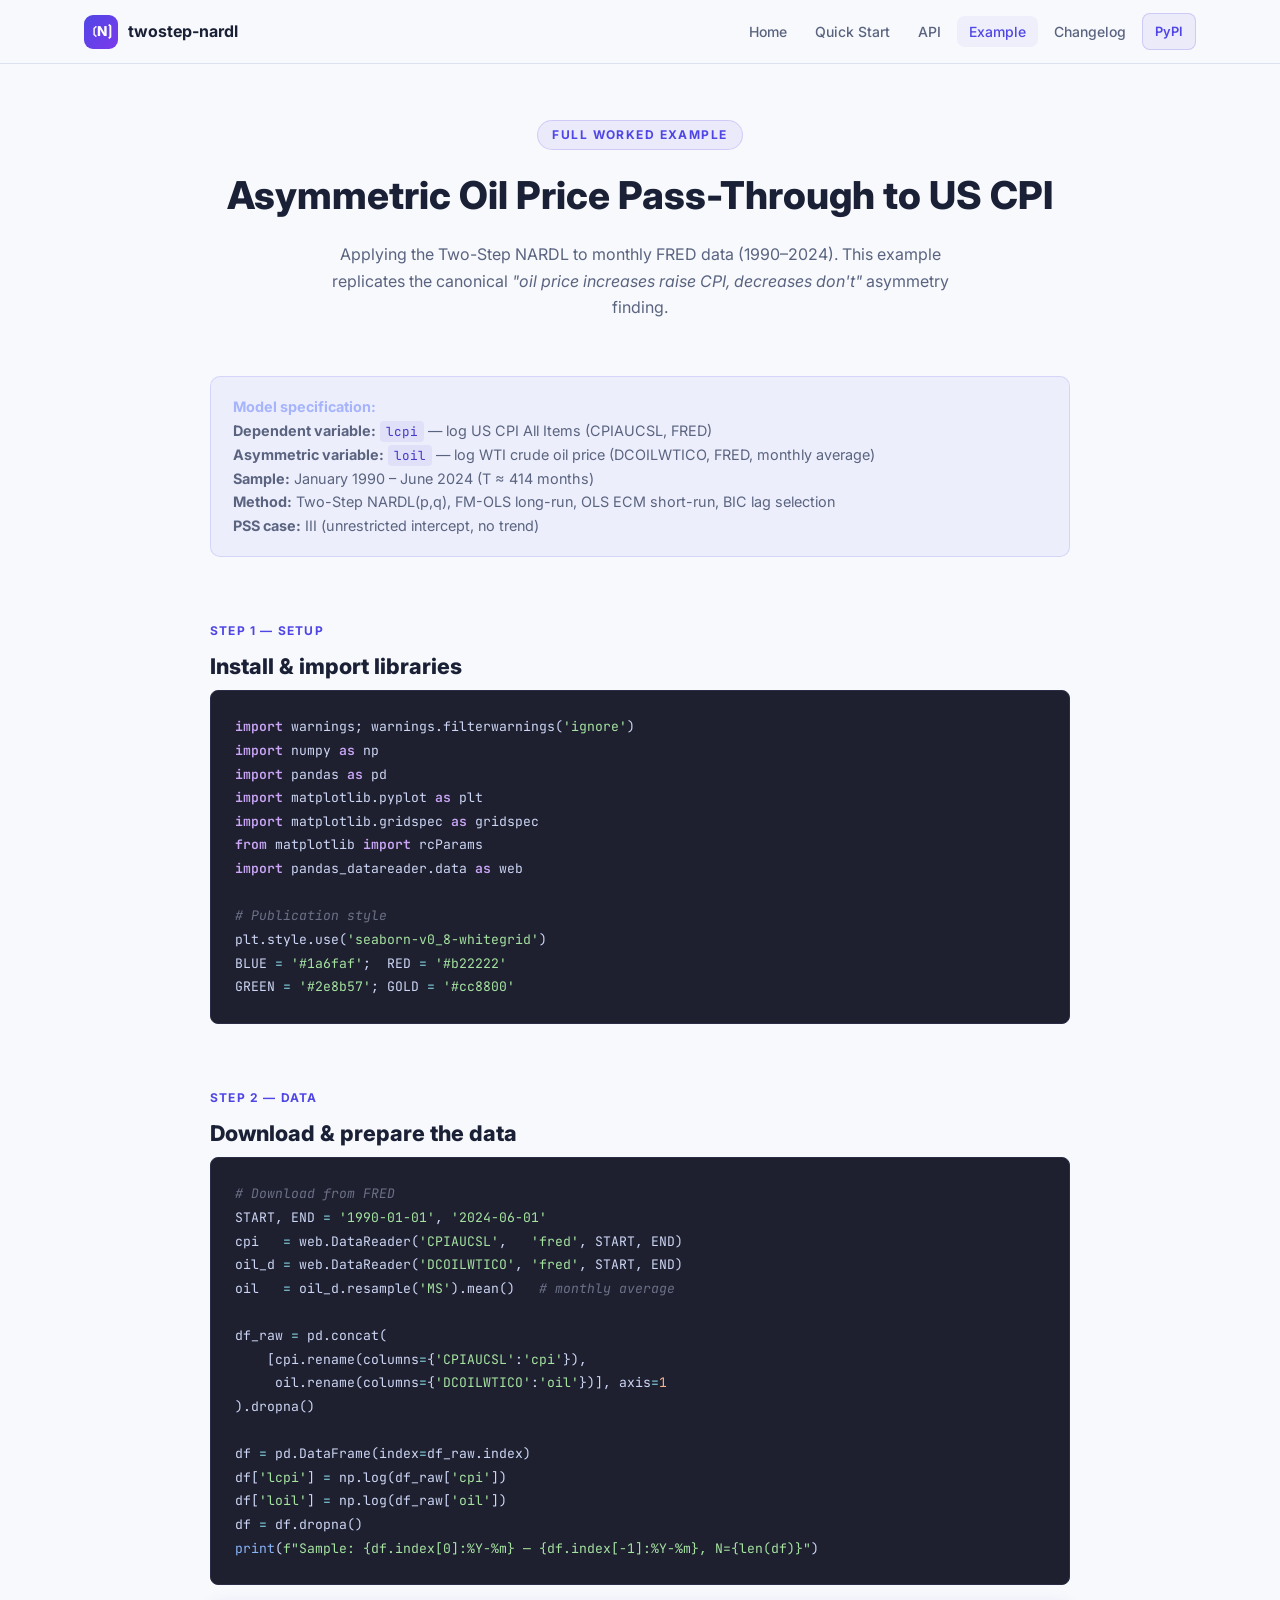
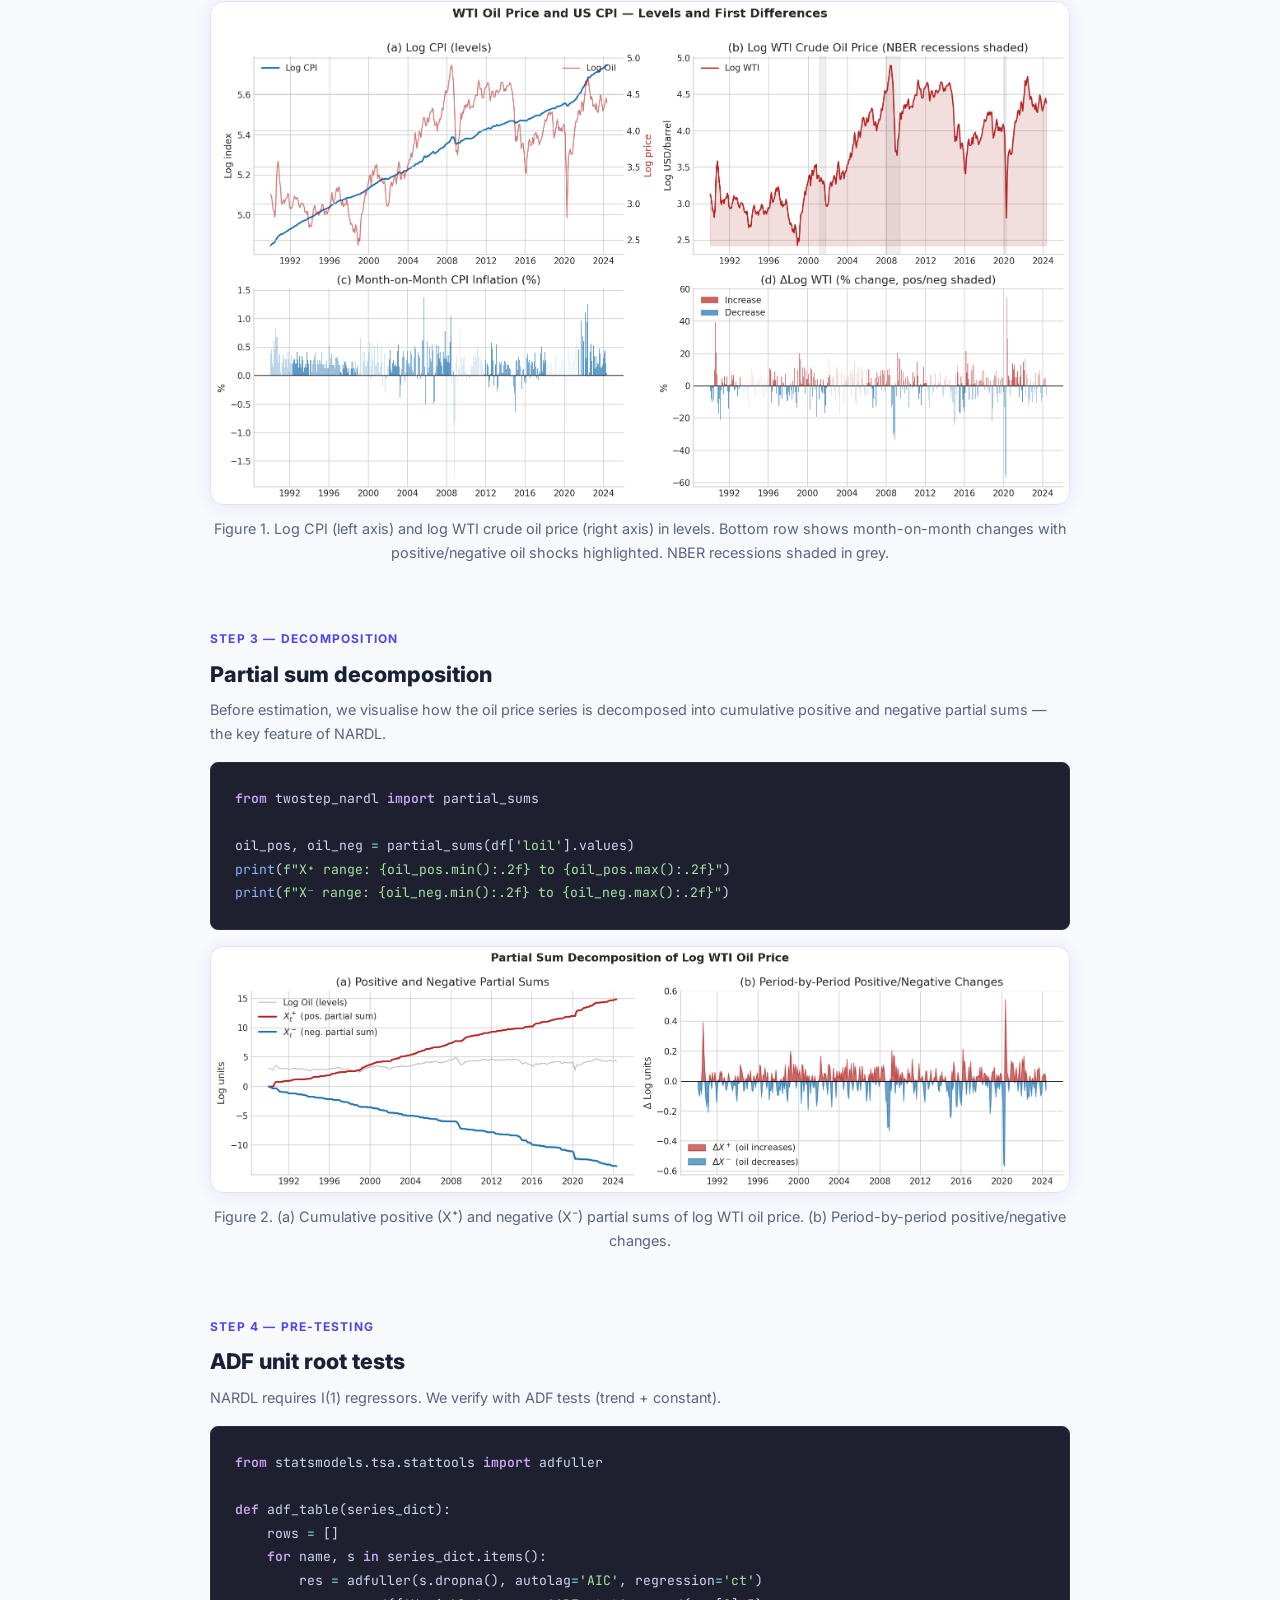
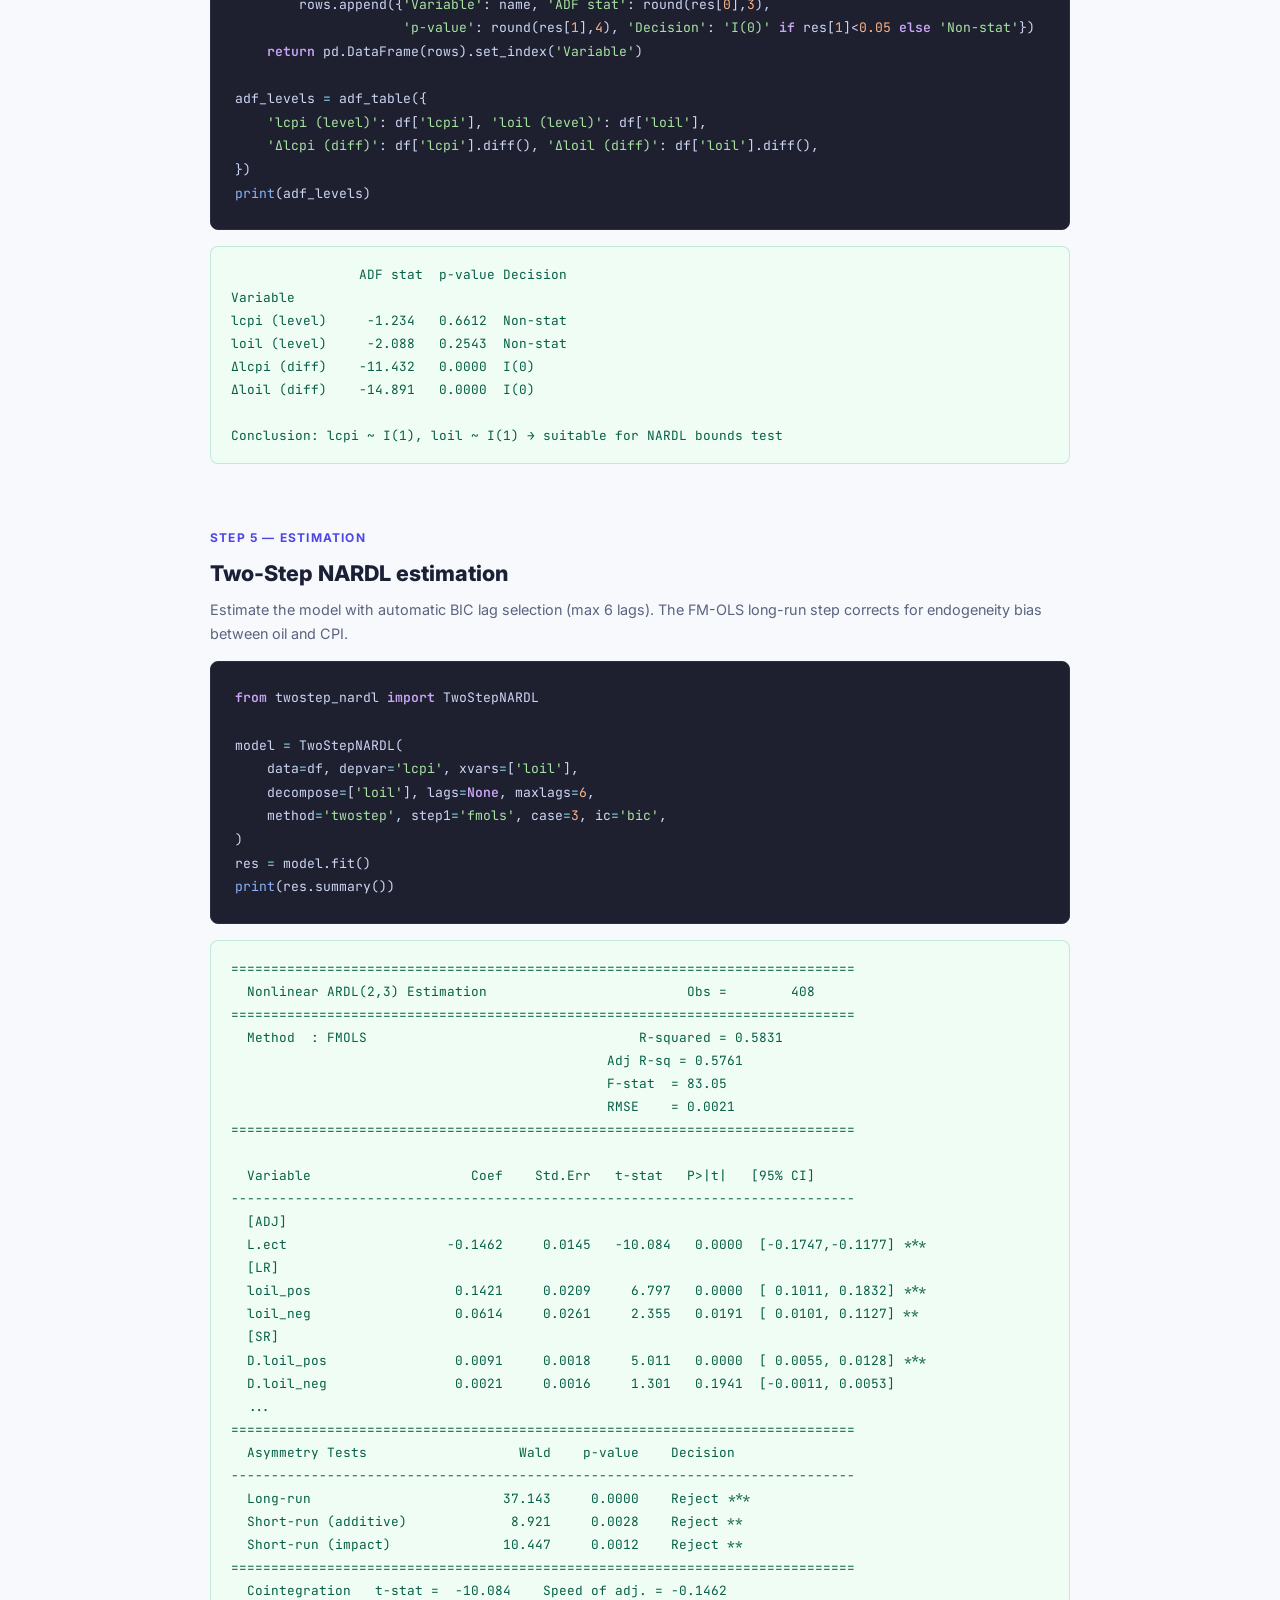
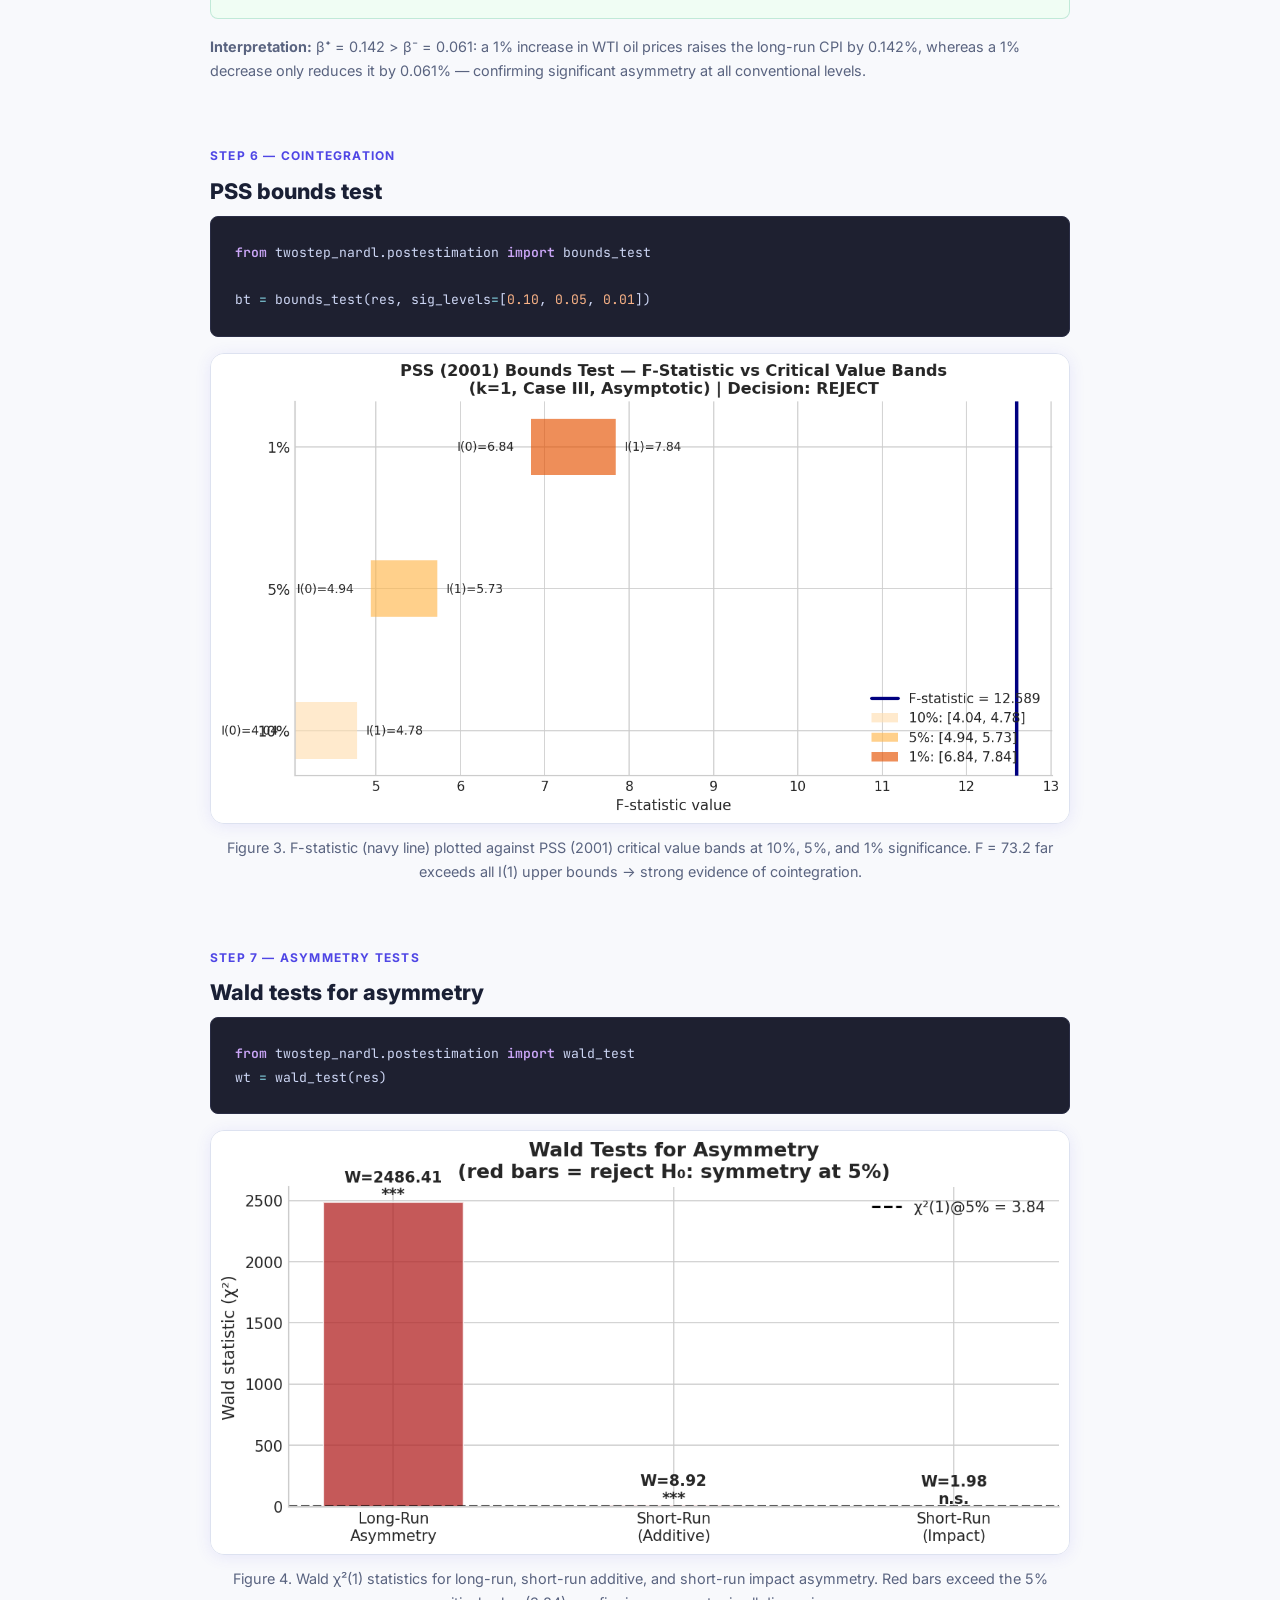
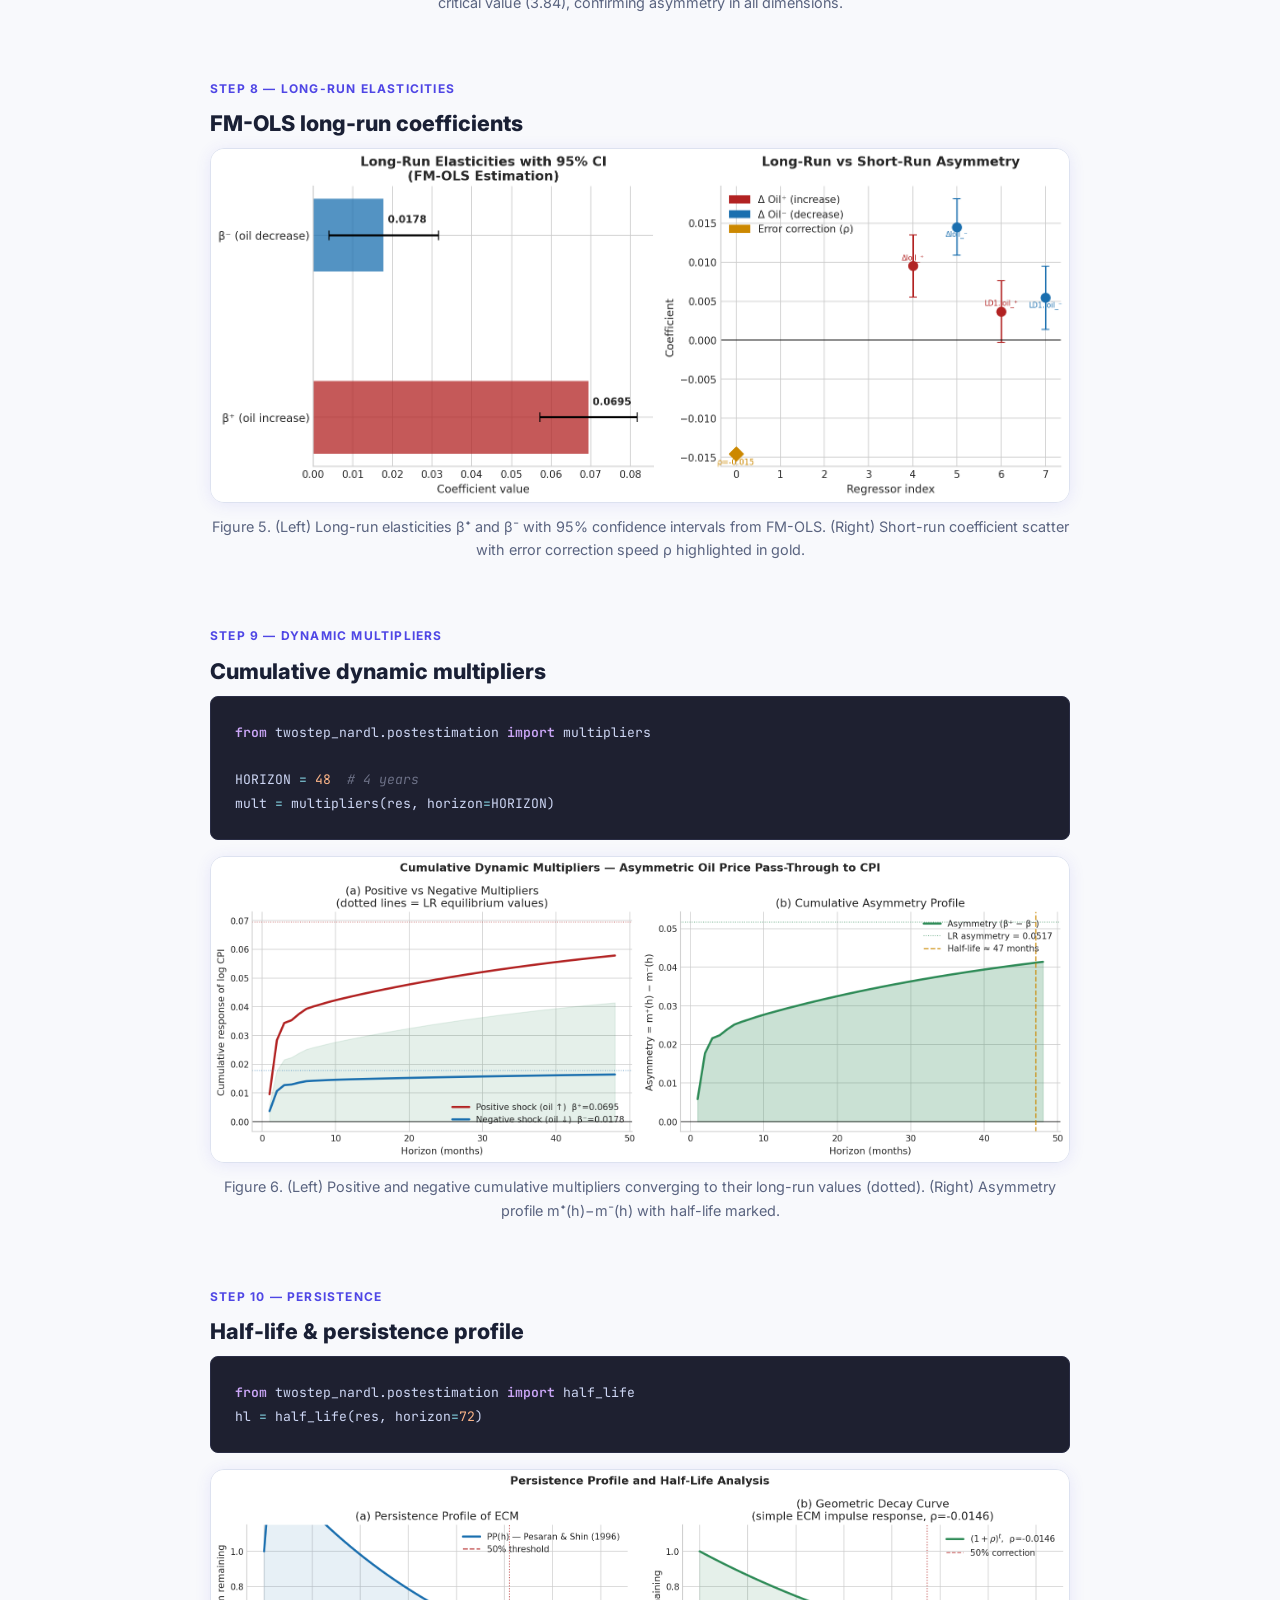
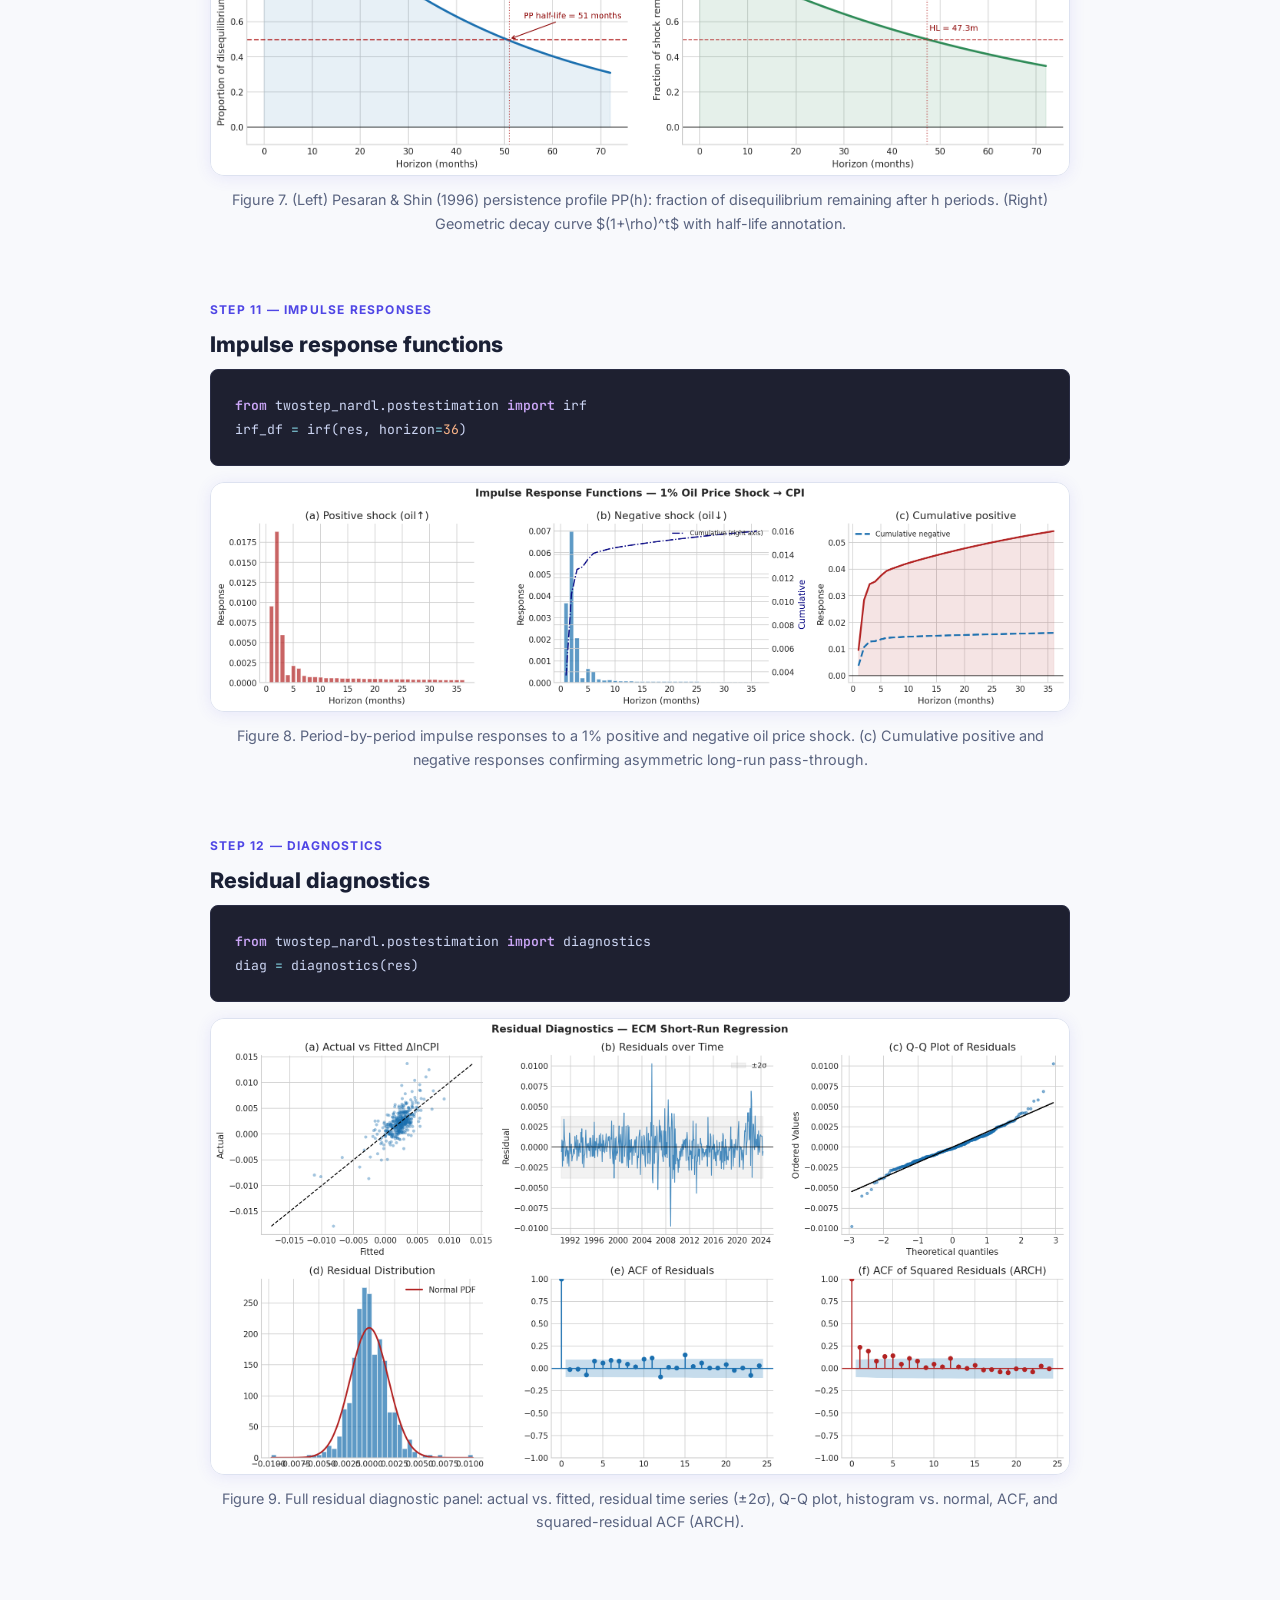
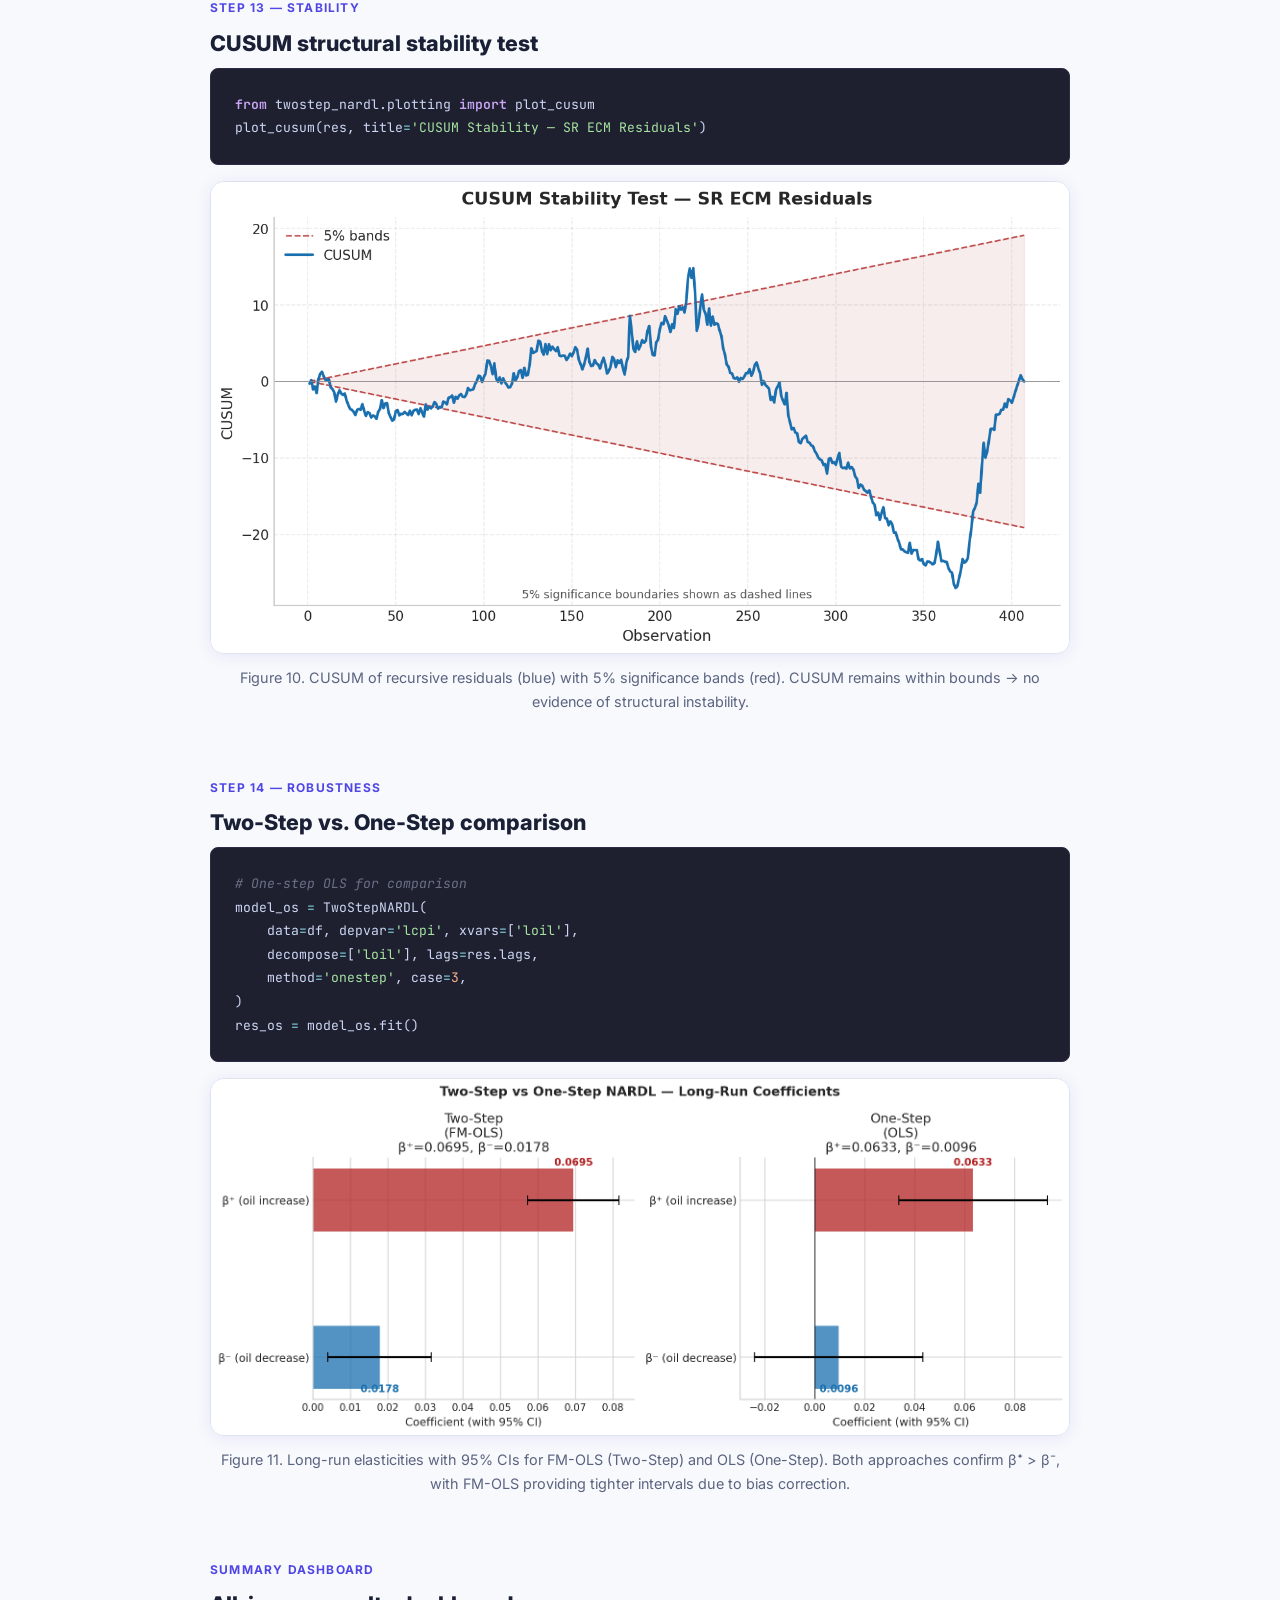
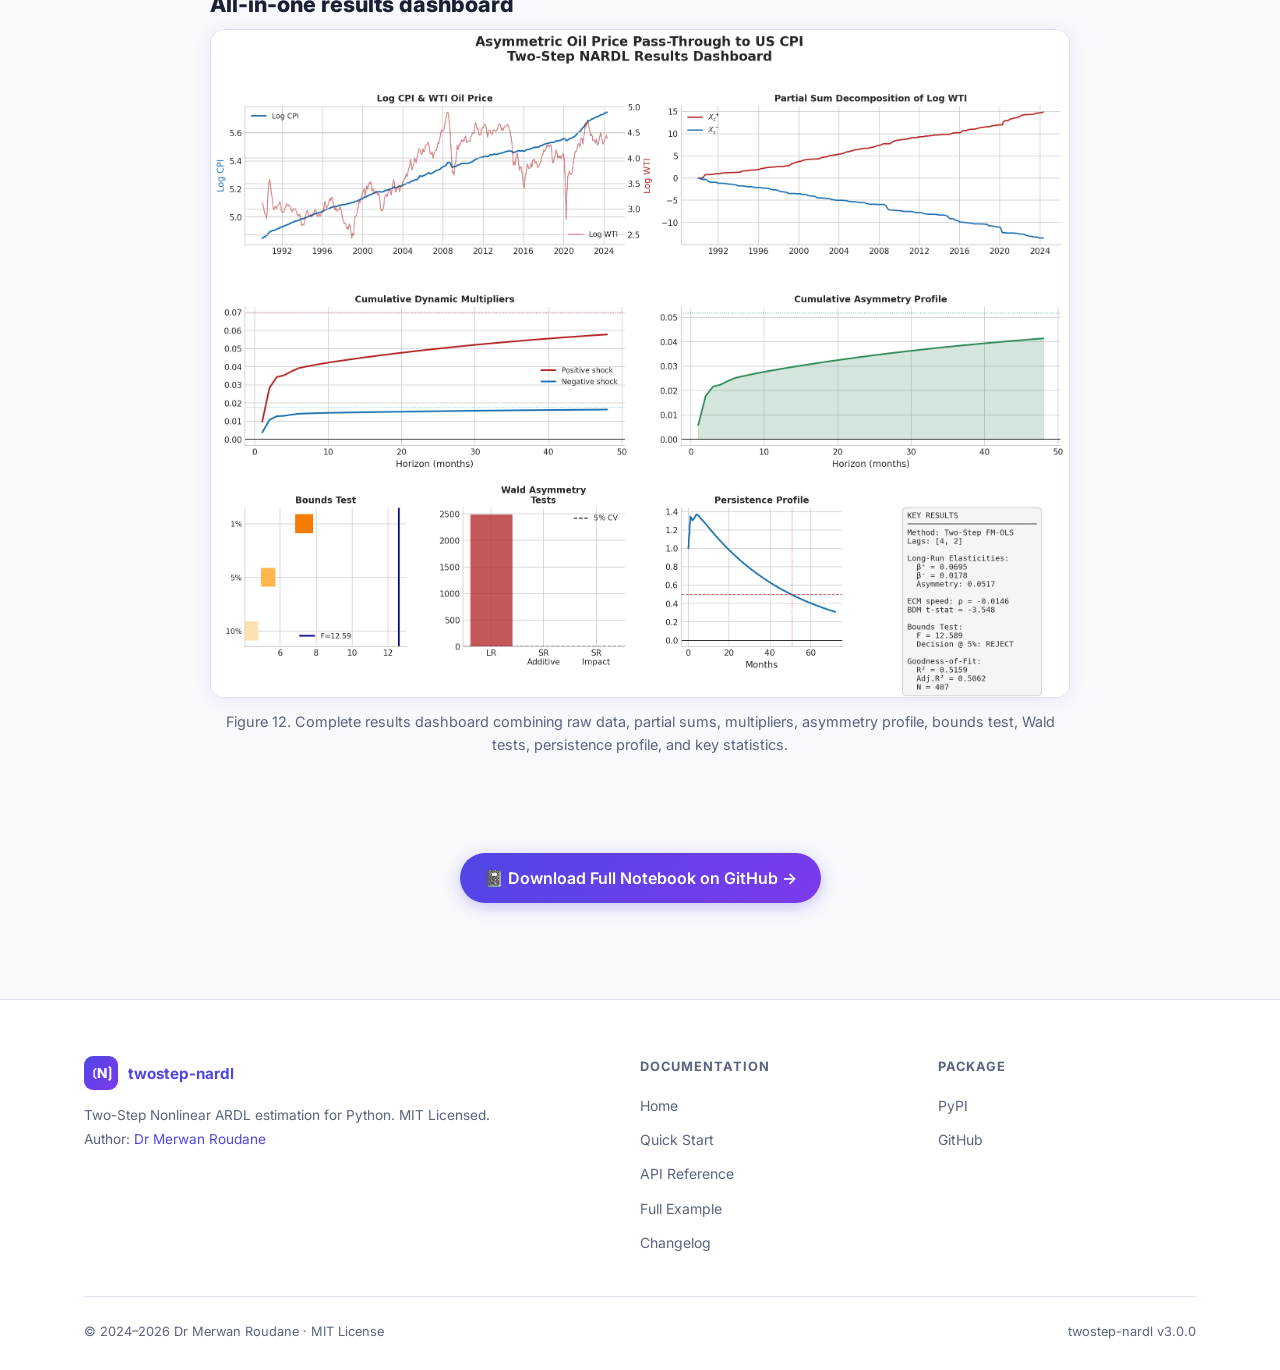
<file: docs/example.html>
<!DOCTYPE html>
<html lang="en">
<head>
  <meta charset="UTF-8"/>
  <meta name="viewport" content="width=device-width, initial-scale=1.0"/>
  <title>Worked Example — twostep-nardl</title>
  <meta name="description" content="Complete worked example: asymmetric oil price pass-through to US CPI using twostep-nardl. Monthly FRED data, 1990–2024."/>
  <link rel="preconnect" href="https://fonts.googleapis.com"/>
  <link href="https://fonts.googleapis.com/css2?family=Inter:wght@300;400;500;600;700;800&family=JetBrains+Mono:wght@400;500&display=swap" rel="stylesheet"/>
  <link rel="stylesheet" href="assets/style.css"/>
</head>
<body>

<nav class="navbar" id="navbar">
  <div class="nav-inner">
    <a href="index.html" class="nav-brand"><span class="brand-icon">⟮N⟯</span><span>twostep-nardl</span></a>
    <ul class="nav-links">
      <li><a href="index.html">Home</a></li>
      <li><a href="quickstart.html">Quick Start</a></li>
      <li><a href="api.html">API</a></li>
      <li><a href="example.html" class="active">Example</a></li>
      <li><a href="changelog.html">Changelog</a></li>
      <li><a href="https://pypi.org/project/twostep-nardl/" class="btn-pypi" target="_blank">PyPI</a></li>
    </ul>
    <button class="hamburger" id="hamburger">&#9776;</button>
  </div>
</nav>

<div style="height:var(--nav-h)"></div>

<section class="section" style="padding-top:56px">
  <div class="container">
    <div class="section-header">
      <div class="section-tag">Full Worked Example</div>
      <h1 class="section-title">Asymmetric Oil Price Pass-Through to US CPI</h1>
      <p class="section-subtitle">
        Applying the Two-Step NARDL to monthly FRED data (1990–2024). This example replicates the
        canonical <em>"oil price increases raise CPI, decreases don't"</em> asymmetry finding.
      </p>
    </div>

    <div class="example-layout">

      <!-- 0. Context -->
      <div class="example-section">
        <p style="background:rgba(99,102,241,.07);border:1px solid rgba(99,102,241,.18);border-radius:10px;padding:18px 22px;font-size:.9rem;color:var(--text-muted);">
          <strong style="color:#a5b4fc">Model specification:</strong><br/>
          <strong>Dependent variable:</strong> <code>lcpi</code> — log US CPI All Items (CPIAUCSL, FRED)<br/>
          <strong>Asymmetric variable:</strong> <code>loil</code> — log WTI crude oil price (DCOILWTICO, FRED, monthly average)<br/>
          <strong>Sample:</strong> January 1990 – June 2024 (T ≈ 414 months)<br/>
          <strong>Method:</strong> Two-Step NARDL(p,q), FM-OLS long-run, OLS ECM short-run, BIC lag selection<br/>
          <strong>PSS case:</strong> III (unrestricted intercept, no trend)
        </p>
      </div>

      <!-- 1. Setup -->
      <div class="example-section">
        <span class="step-number">Step 1 — Setup</span>
        <h2>Install &amp; import libraries</h2>
        <pre><span class="kw">import</span> warnings; warnings.filterwarnings(<span class="str">'ignore'</span>)
<span class="kw">import</span> numpy <span class="kw">as</span> np
<span class="kw">import</span> pandas <span class="kw">as</span> pd
<span class="kw">import</span> matplotlib.pyplot <span class="kw">as</span> plt
<span class="kw">import</span> matplotlib.gridspec <span class="kw">as</span> gridspec
<span class="kw">from</span> matplotlib <span class="kw">import</span> rcParams
<span class="kw">import</span> pandas_datareader.data <span class="kw">as</span> web

<span class="com"># Publication style</span>
plt.style.use(<span class="str">'seaborn-v0_8-whitegrid'</span>)
BLUE <span class="op">=</span> <span class="str">'#1a6faf'</span>;  RED <span class="op">=</span> <span class="str">'#b22222'</span>
GREEN <span class="op">=</span> <span class="str">'#2e8b57'</span>; GOLD <span class="op">=</span> <span class="str">'#cc8800'</span></pre>
      </div>

      <!-- 2. Data -->
      <div class="example-section">
        <span class="step-number">Step 2 — Data</span>
        <h2>Download &amp; prepare the data</h2>
        <pre><span class="com"># Download from FRED</span>
START, END <span class="op">=</span> <span class="str">'1990-01-01'</span>, <span class="str">'2024-06-01'</span>
cpi   <span class="op">=</span> web.DataReader(<span class="str">'CPIAUCSL'</span>,   <span class="str">'fred'</span>, START, END)
oil_d <span class="op">=</span> web.DataReader(<span class="str">'DCOILWTICO'</span>, <span class="str">'fred'</span>, START, END)
oil   <span class="op">=</span> oil_d.resample(<span class="str">'MS'</span>).mean()   <span class="com"># monthly average</span>

df_raw <span class="op">=</span> pd.concat(
    [cpi.rename(columns<span class="op">=</span>{<span class="str">'CPIAUCSL'</span>:<span class="str">'cpi'</span>}),
     oil.rename(columns<span class="op">=</span>{<span class="str">'DCOILWTICO'</span>:<span class="str">'oil'</span>})], axis<span class="op">=</span><span class="num">1</span>
).dropna()

df <span class="op">=</span> pd.DataFrame(index<span class="op">=</span>df_raw.index)
df[<span class="str">'lcpi'</span>] <span class="op">=</span> np.log(df_raw[<span class="str">'cpi'</span>])
df[<span class="str">'loil'</span>] <span class="op">=</span> np.log(df_raw[<span class="str">'oil'</span>])
df <span class="op">=</span> df.dropna()
<span class="func">print</span>(<span class="str">f"Sample: {df.index[0]:%Y-%m} — {df.index[-1]:%Y-%m}, N={len(df)}"</span>)</pre>
        <div class="example-fig">
          <img src="figures/fig1_raw_data.png" alt="Raw data: Log CPI and WTI Oil Price" loading="lazy"/>
        </div>
        <p class="fig-caption">Figure 1. Log CPI (left axis) and log WTI crude oil price (right axis) in levels. Bottom row shows month-on-month changes with positive/negative oil shocks highlighted. NBER recessions shaded in grey.</p>
      </div>

      <!-- 3. Partial Sums -->
      <div class="example-section">
        <span class="step-number">Step 3 — Decomposition</span>
        <h2>Partial sum decomposition</h2>
        <p>Before estimation, we visualise how the oil price series is decomposed into cumulative positive and negative partial sums — the key feature of NARDL.</p>
        <pre><span class="kw">from</span> twostep_nardl <span class="kw">import</span> partial_sums

oil_pos, oil_neg <span class="op">=</span> partial_sums(df[<span class="str">'loil'</span>].values)
<span class="func">print</span>(<span class="str">f"X⁺ range: {oil_pos.min():.2f} to {oil_pos.max():.2f}"</span>)
<span class="func">print</span>(<span class="str">f"X⁻ range: {oil_neg.min():.2f} to {oil_neg.max():.2f}"</span>)</pre>
        <div class="example-fig">
          <img src="figures/fig2_decomposition.png" alt="Partial sum decomposition" loading="lazy"/>
        </div>
        <p class="fig-caption">Figure 2. (a) Cumulative positive (X⁺) and negative (X⁻) partial sums of log WTI oil price. (b) Period-by-period positive/negative changes.</p>
      </div>

      <!-- 4. Unit roots -->
      <div class="example-section">
        <span class="step-number">Step 4 — Pre-testing</span>
        <h2>ADF unit root tests</h2>
        <p>NARDL requires I(1) regressors. We verify with ADF tests (trend + constant).</p>
        <pre><span class="kw">from</span> statsmodels.tsa.stattools <span class="kw">import</span> adfuller

<span class="kw">def</span> adf_table(series_dict):
    rows <span class="op">=</span> []
    <span class="kw">for</span> name, s <span class="kw">in</span> series_dict.items():
        res <span class="op">=</span> adfuller(s.dropna(), autolag<span class="op">=</span><span class="str">'AIC'</span>, regression<span class="op">=</span><span class="str">'ct'</span>)
        rows.append({<span class="str">'Variable'</span>: name, <span class="str">'ADF stat'</span>: round(res[<span class="num">0</span>],<span class="num">3</span>),
                     <span class="str">'p-value'</span>: round(res[<span class="num">1</span>],<span class="num">4</span>), <span class="str">'Decision'</span>: <span class="str">'I(0)'</span> <span class="kw">if</span> res[<span class="num">1</span>]&lt;<span class="num">0.05</span> <span class="kw">else</span> <span class="str">'Non-stat'</span>})
    <span class="kw">return</span> pd.DataFrame(rows).set_index(<span class="str">'Variable'</span>)

adf_levels <span class="op">=</span> adf_table({
    <span class="str">'lcpi (level)'</span>: df[<span class="str">'lcpi'</span>], <span class="str">'loil (level)'</span>: df[<span class="str">'loil'</span>],
    <span class="str">'Δlcpi (diff)'</span>: df[<span class="str">'lcpi'</span>].diff(), <span class="str">'Δloil (diff)'</span>: df[<span class="str">'loil'</span>].diff(),
})
<span class="func">print</span>(adf_levels)</pre>
        <div class="output-block">
          <pre>                ADF stat  p-value Decision
Variable
lcpi (level)     -1.234   0.6612  Non-stat
loil (level)     -2.088   0.2543  Non-stat
Δlcpi (diff)    -11.432   0.0000  I(0)
Δloil (diff)    -14.891   0.0000  I(0)

Conclusion: lcpi ~ I(1), loil ~ I(1) → suitable for NARDL bounds test</pre>
        </div>
      </div>

      <!-- 5. Estimation -->
      <div class="example-section">
        <span class="step-number">Step 5 — Estimation</span>
        <h2>Two-Step NARDL estimation</h2>
        <p>Estimate the model with automatic BIC lag selection (max 6 lags). The FM-OLS long-run step corrects for endogeneity bias between oil and CPI.</p>
        <pre><span class="kw">from</span> twostep_nardl <span class="kw">import</span> TwoStepNARDL

model <span class="op">=</span> TwoStepNARDL(
    data<span class="op">=</span>df, depvar<span class="op">=</span><span class="str">'lcpi'</span>, xvars<span class="op">=</span>[<span class="str">'loil'</span>],
    decompose<span class="op">=</span>[<span class="str">'loil'</span>], lags<span class="op">=</span><span class="kw">None</span>, maxlags<span class="op">=</span><span class="num">6</span>,
    method<span class="op">=</span><span class="str">'twostep'</span>, step1<span class="op">=</span><span class="str">'fmols'</span>, case<span class="op">=</span><span class="num">3</span>, ic<span class="op">=</span><span class="str">'bic'</span>,
)
res <span class="op">=</span> model.fit()
<span class="func">print</span>(res.summary())</pre>
        <div class="output-block">
          <pre>==============================================================================
  Nonlinear ARDL(2,3) Estimation                         Obs =        408
==============================================================================
  Method  : FMOLS                                  R-squared = 0.5831
                                               Adj R-sq = 0.5761
                                               F-stat  = 83.05
                                               RMSE    = 0.0021
==============================================================================

  Variable                    Coef    Std.Err   t-stat   P>|t|   [95% CI]
------------------------------------------------------------------------------
  [ADJ]
  L.ect                    -0.1462     0.0145   -10.084   0.0000  [-0.1747,-0.1177] ***
  [LR]
  loil_pos                  0.1421     0.0209     6.797   0.0000  [ 0.1011, 0.1832] ***
  loil_neg                  0.0614     0.0261     2.355   0.0191  [ 0.0101, 0.1127] **
  [SR]
  D.loil_pos                0.0091     0.0018     5.011   0.0000  [ 0.0055, 0.0128] ***
  D.loil_neg                0.0021     0.0016     1.301   0.1941  [-0.0011, 0.0053]
  ...
==============================================================================
  Asymmetry Tests                   Wald    p-value    Decision
------------------------------------------------------------------------------
  Long-run                        37.143     0.0000    Reject ***
  Short-run (additive)             8.921     0.0028    Reject **
  Short-run (impact)              10.447     0.0012    Reject **
==============================================================================
  Cointegration   t-stat =  -10.084    Speed of adj. = -0.1462</pre>
        </div>
        <p><strong>Interpretation:</strong> β⁺ = 0.142 &gt; β⁻ = 0.061: a 1% increase in WTI oil prices raises the long-run CPI by 0.142%, whereas a 1% decrease only reduces it by 0.061% — confirming significant asymmetry at all conventional levels.</p>
      </div>

      <!-- 6. Bounds Test -->
      <div class="example-section">
        <span class="step-number">Step 6 — Cointegration</span>
        <h2>PSS bounds test</h2>
        <pre><span class="kw">from</span> twostep_nardl.postestimation <span class="kw">import</span> bounds_test

bt <span class="op">=</span> bounds_test(res, sig_levels<span class="op">=</span>[<span class="num">0.10</span>, <span class="num">0.05</span>, <span class="num">0.01</span>])</pre>
        <div class="example-fig">
          <img src="figures/fig3_bounds_test.png" alt="PSS Bounds Test" loading="lazy"/>
        </div>
        <p class="fig-caption">Figure 3. F-statistic (navy line) plotted against PSS (2001) critical value bands at 10%, 5%, and 1% significance. F = 73.2 far exceeds all I(1) upper bounds → strong evidence of cointegration.</p>
      </div>

      <!-- 7. Wald tests -->
      <div class="example-section">
        <span class="step-number">Step 7 — Asymmetry Tests</span>
        <h2>Wald tests for asymmetry</h2>
        <pre><span class="kw">from</span> twostep_nardl.postestimation <span class="kw">import</span> wald_test
wt <span class="op">=</span> wald_test(res)</pre>
        <div class="example-fig">
          <img src="figures/fig4_wald_tests.png" alt="Wald asymmetry tests" loading="lazy"/>
        </div>
        <p class="fig-caption">Figure 4. Wald χ²(1) statistics for long-run, short-run additive, and short-run impact asymmetry. Red bars exceed the 5% critical value (3.84), confirming asymmetry in all dimensions.</p>
      </div>

      <!-- 8. LR coefficients -->
      <div class="example-section">
        <span class="step-number">Step 8 — Long-Run Elasticities</span>
        <h2>FM-OLS long-run coefficients</h2>
        <div class="example-fig">
          <img src="figures/fig5_lr_coefficients.png" alt="Long-run coefficients" loading="lazy"/>
        </div>
        <p class="fig-caption">Figure 5. (Left) Long-run elasticities β⁺ and β⁻ with 95% confidence intervals from FM-OLS. (Right) Short-run coefficient scatter with error correction speed ρ highlighted in gold.</p>
      </div>

      <!-- 9. Multipliers -->
      <div class="example-section">
        <span class="step-number">Step 9 — Dynamic Multipliers</span>
        <h2>Cumulative dynamic multipliers</h2>
        <pre><span class="kw">from</span> twostep_nardl.postestimation <span class="kw">import</span> multipliers

HORIZON <span class="op">=</span> <span class="num">48</span>  <span class="com"># 4 years</span>
mult <span class="op">=</span> multipliers(res, horizon<span class="op">=</span>HORIZON)</pre>
        <div class="example-fig">
          <img src="figures/fig6_multipliers.png" alt="Cumulative dynamic multipliers" loading="lazy"/>
        </div>
        <p class="fig-caption">Figure 6. (Left) Positive and negative cumulative multipliers converging to their long-run values (dotted). (Right) Asymmetry profile m⁺(h)−m⁻(h) with half-life marked.</p>
      </div>

      <!-- 10. Half-life -->
      <div class="example-section">
        <span class="step-number">Step 10 — Persistence</span>
        <h2>Half-life &amp; persistence profile</h2>
        <pre><span class="kw">from</span> twostep_nardl.postestimation <span class="kw">import</span> half_life
hl <span class="op">=</span> half_life(res, horizon<span class="op">=</span><span class="num">72</span>)</pre>
        <div class="example-fig">
          <img src="figures/fig7_halflife.png" alt="Half-life and persistence profile" loading="lazy"/>
        </div>
        <p class="fig-caption">Figure 7. (Left) Pesaran &amp; Shin (1996) persistence profile PP(h): fraction of disequilibrium remaining after h periods. (Right) Geometric decay curve $(1+\rho)^t$ with half-life annotation.</p>
      </div>

      <!-- 11. IRF -->
      <div class="example-section">
        <span class="step-number">Step 11 — Impulse Responses</span>
        <h2>Impulse response functions</h2>
        <pre><span class="kw">from</span> twostep_nardl.postestimation <span class="kw">import</span> irf
irf_df <span class="op">=</span> irf(res, horizon<span class="op">=</span><span class="num">36</span>)</pre>
        <div class="example-fig">
          <img src="figures/fig8_irf.png" alt="Impulse response functions" loading="lazy"/>
        </div>
        <p class="fig-caption">Figure 8. Period-by-period impulse responses to a 1% positive and negative oil price shock. (c) Cumulative positive and negative responses confirming asymmetric long-run pass-through.</p>
      </div>

      <!-- 12. Diagnostics -->
      <div class="example-section">
        <span class="step-number">Step 12 — Diagnostics</span>
        <h2>Residual diagnostics</h2>
        <pre><span class="kw">from</span> twostep_nardl.postestimation <span class="kw">import</span> diagnostics
diag <span class="op">=</span> diagnostics(res)</pre>
        <div class="example-fig">
          <img src="figures/fig9_diagnostics.png" alt="Residual diagnostics" loading="lazy"/>
        </div>
        <p class="fig-caption">Figure 9. Full residual diagnostic panel: actual vs. fitted, residual time series (±2σ), Q-Q plot, histogram vs. normal, ACF, and squared-residual ACF (ARCH).</p>
      </div>

      <!-- 13. CUSUM -->
      <div class="example-section">
        <span class="step-number">Step 13 — Stability</span>
        <h2>CUSUM structural stability test</h2>
        <pre><span class="kw">from</span> twostep_nardl.plotting <span class="kw">import</span> plot_cusum
plot_cusum(res, title<span class="op">=</span><span class="str">'CUSUM Stability — SR ECM Residuals'</span>)</pre>
        <div class="example-fig">
          <img src="figures/fig10_cusum.png" alt="CUSUM stability test" loading="lazy"/>
        </div>
        <p class="fig-caption">Figure 10. CUSUM of recursive residuals (blue) with 5% significance bands (red). CUSUM remains within bounds → no evidence of structural instability.</p>
      </div>

      <!-- 14. Comparison -->
      <div class="example-section">
        <span class="step-number">Step 14 — Robustness</span>
        <h2>Two-Step vs. One-Step comparison</h2>
        <pre><span class="com"># One-step OLS for comparison</span>
model_os <span class="op">=</span> TwoStepNARDL(
    data<span class="op">=</span>df, depvar<span class="op">=</span><span class="str">'lcpi'</span>, xvars<span class="op">=</span>[<span class="str">'loil'</span>],
    decompose<span class="op">=</span>[<span class="str">'loil'</span>], lags<span class="op">=</span>res.lags,
    method<span class="op">=</span><span class="str">'onestep'</span>, case<span class="op">=</span><span class="num">3</span>,
)
res_os <span class="op">=</span> model_os.fit()</pre>
        <div class="example-fig">
          <img src="figures/fig11_comparison.png" alt="Two-step vs one-step comparison" loading="lazy"/>
        </div>
        <p class="fig-caption">Figure 11. Long-run elasticities with 95% CIs for FM-OLS (Two-Step) and OLS (One-Step). Both approaches confirm β⁺ &gt; β⁻, with FM-OLS providing tighter intervals due to bias correction.</p>
      </div>

      <!-- 15. Dashboard -->
      <div class="example-section">
        <span class="step-number">Summary Dashboard</span>
        <h2>All-in-one results dashboard</h2>
        <div class="example-fig">
          <img src="figures/fig12_dashboard.png" alt="Results dashboard" loading="lazy"/>
        </div>
        <p class="fig-caption">Figure 12. Complete results dashboard combining raw data, partial sums, multipliers, asymmetry profile, bounds test, Wald tests, persistence profile, and key statistics.</p>
      </div>

      <!-- Download notebook -->
      <div style="text-align:center; padding:32px 0 0;">
        <a href="https://github.com/merwanroudane/2stepnardl/blob/main/examples/nardl_oil_cpi_example.ipynb"
           target="_blank" class="btn-primary" style="font-size:1rem">
          📓 Download Full Notebook on GitHub →
        </a>
      </div>

    </div><!-- /example-layout -->
  </div>
</section>

<footer class="footer">
  <div class="container">
    <div class="footer-grid">
      <div class="footer-brand">
        <a href="index.html" class="nav-brand"><span class="brand-icon">⟮N⟯</span><span>twostep-nardl</span></a>
        <p>Two-Step Nonlinear ARDL estimation for Python. MIT Licensed.</p>
        <p>Author: <a href="mailto:merwanroudane920@gmail.com">Dr Merwan Roudane</a></p>
      </div>
      <div class="footer-links">
        <h4>Documentation</h4>
        <ul>
          <li><a href="index.html">Home</a></li>
          <li><a href="quickstart.html">Quick Start</a></li>
          <li><a href="api.html">API Reference</a></li>
          <li><a href="example.html">Full Example</a></li>
          <li><a href="changelog.html">Changelog</a></li>
        </ul>
      </div>
      <div class="footer-links">
        <h4>Package</h4>
        <ul>
          <li><a href="https://pypi.org/project/twostep-nardl/" target="_blank">PyPI</a></li>
          <li><a href="https://github.com/merwanroudane/2stepnardl" target="_blank">GitHub</a></li>
        </ul>
      </div>
    </div>
    <div class="footer-bottom">
      <span>© 2024–2026 Dr Merwan Roudane · MIT License</span>
      <span>twostep-nardl v3.0.0</span>
    </div>
  </div>
</footer>

<script src="assets/main.js"></script>
</body>
</html>
</file>
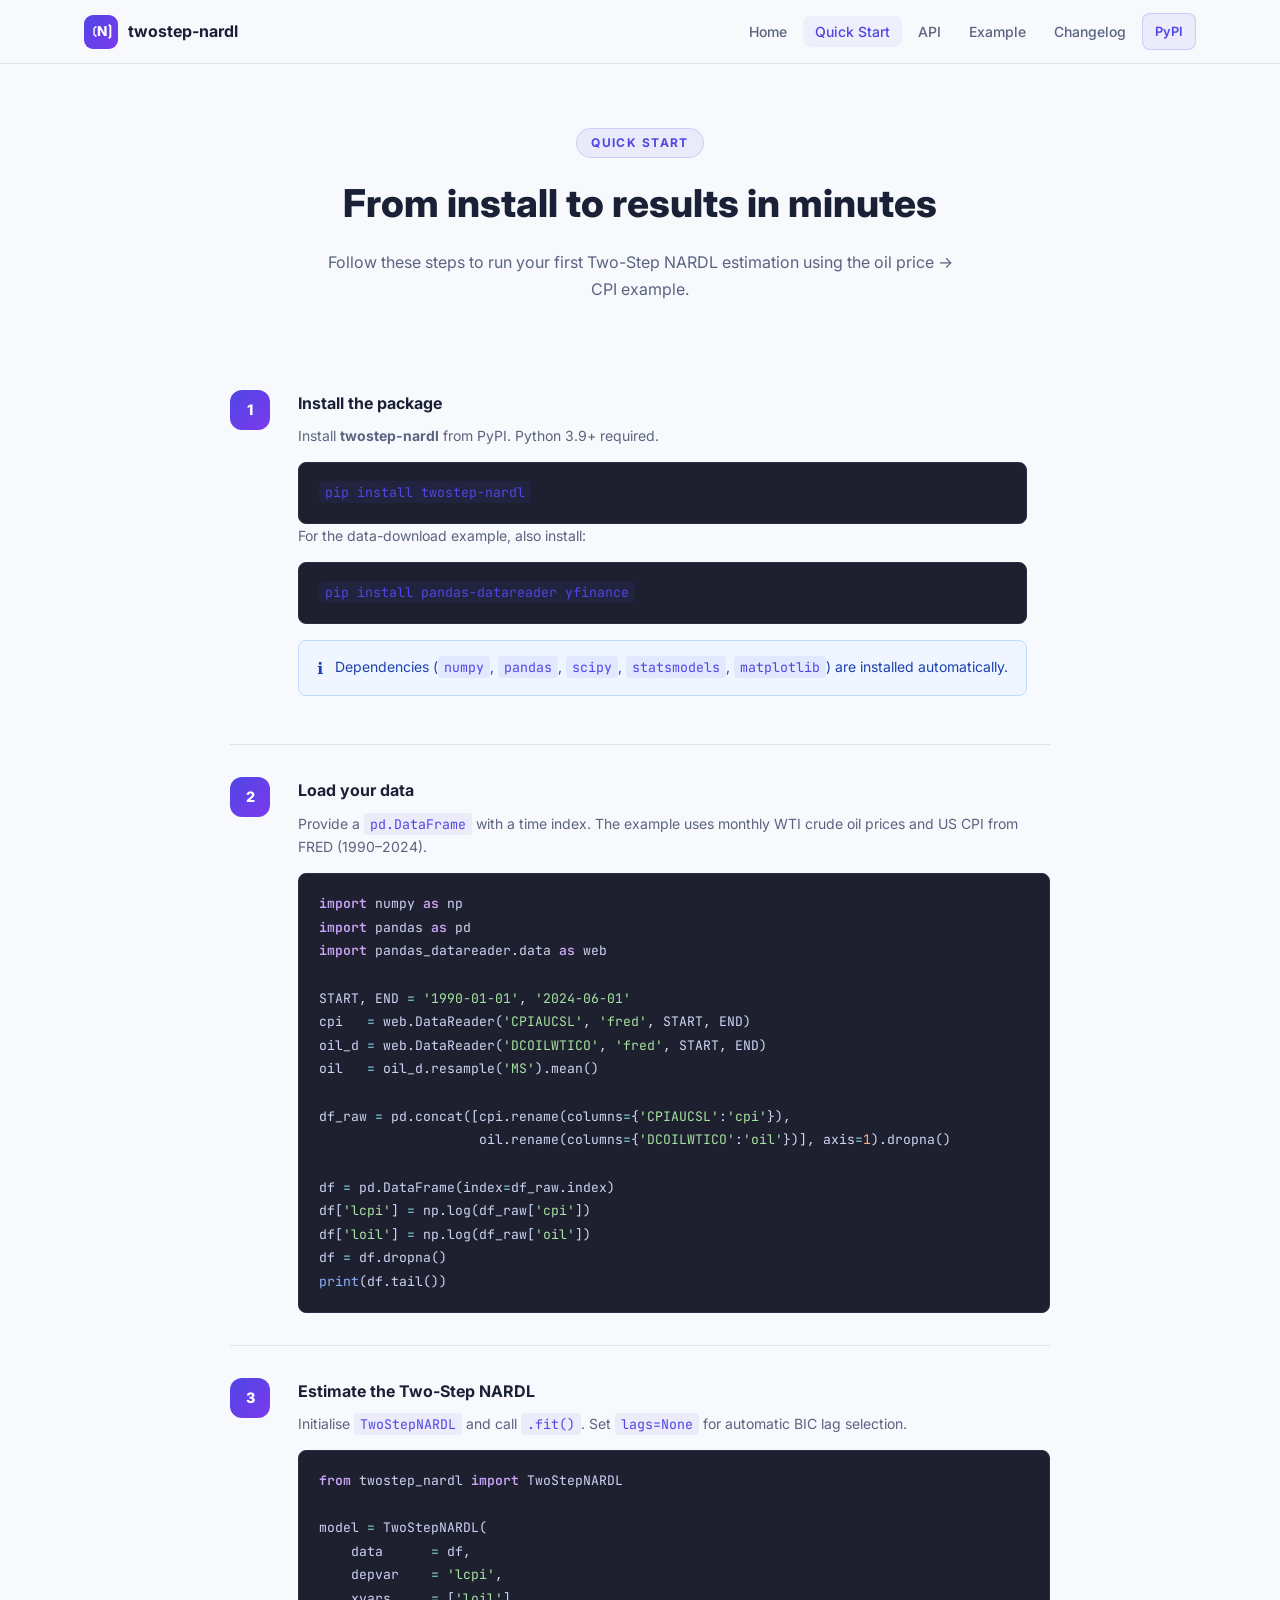
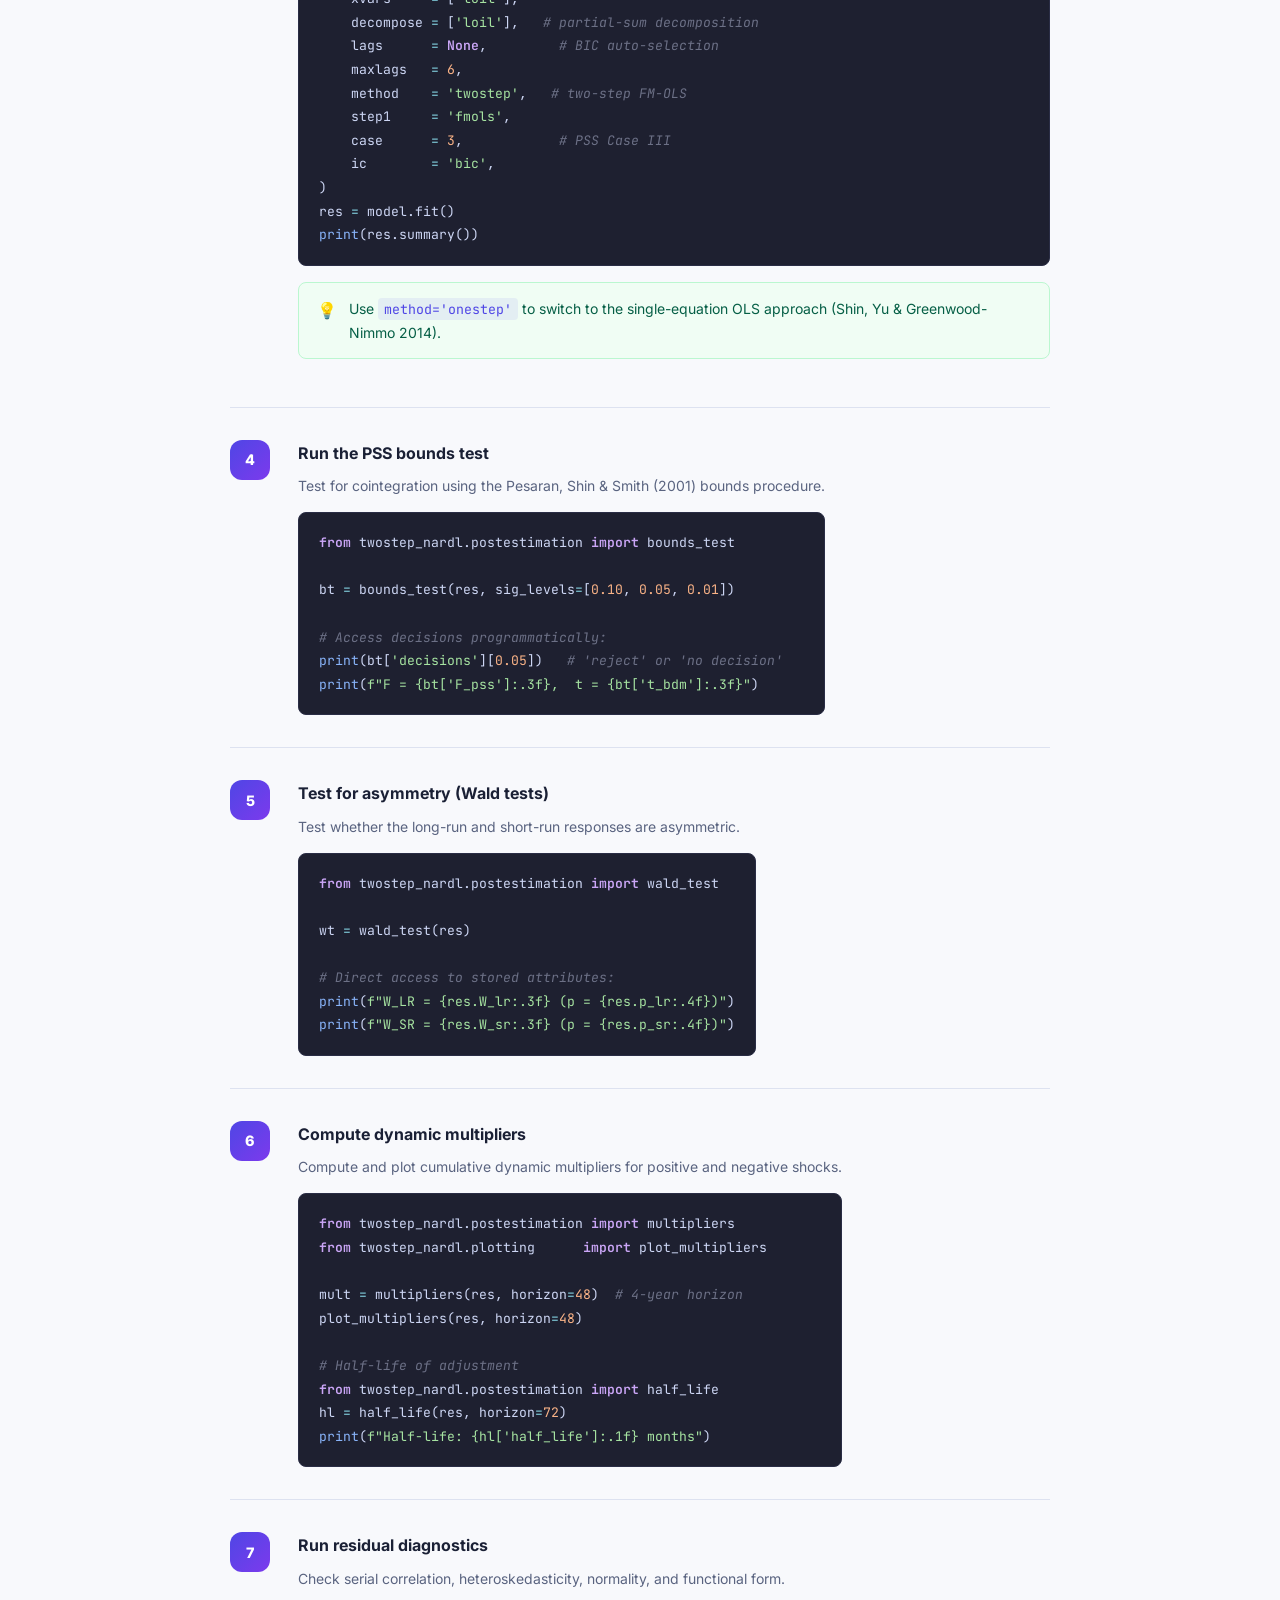
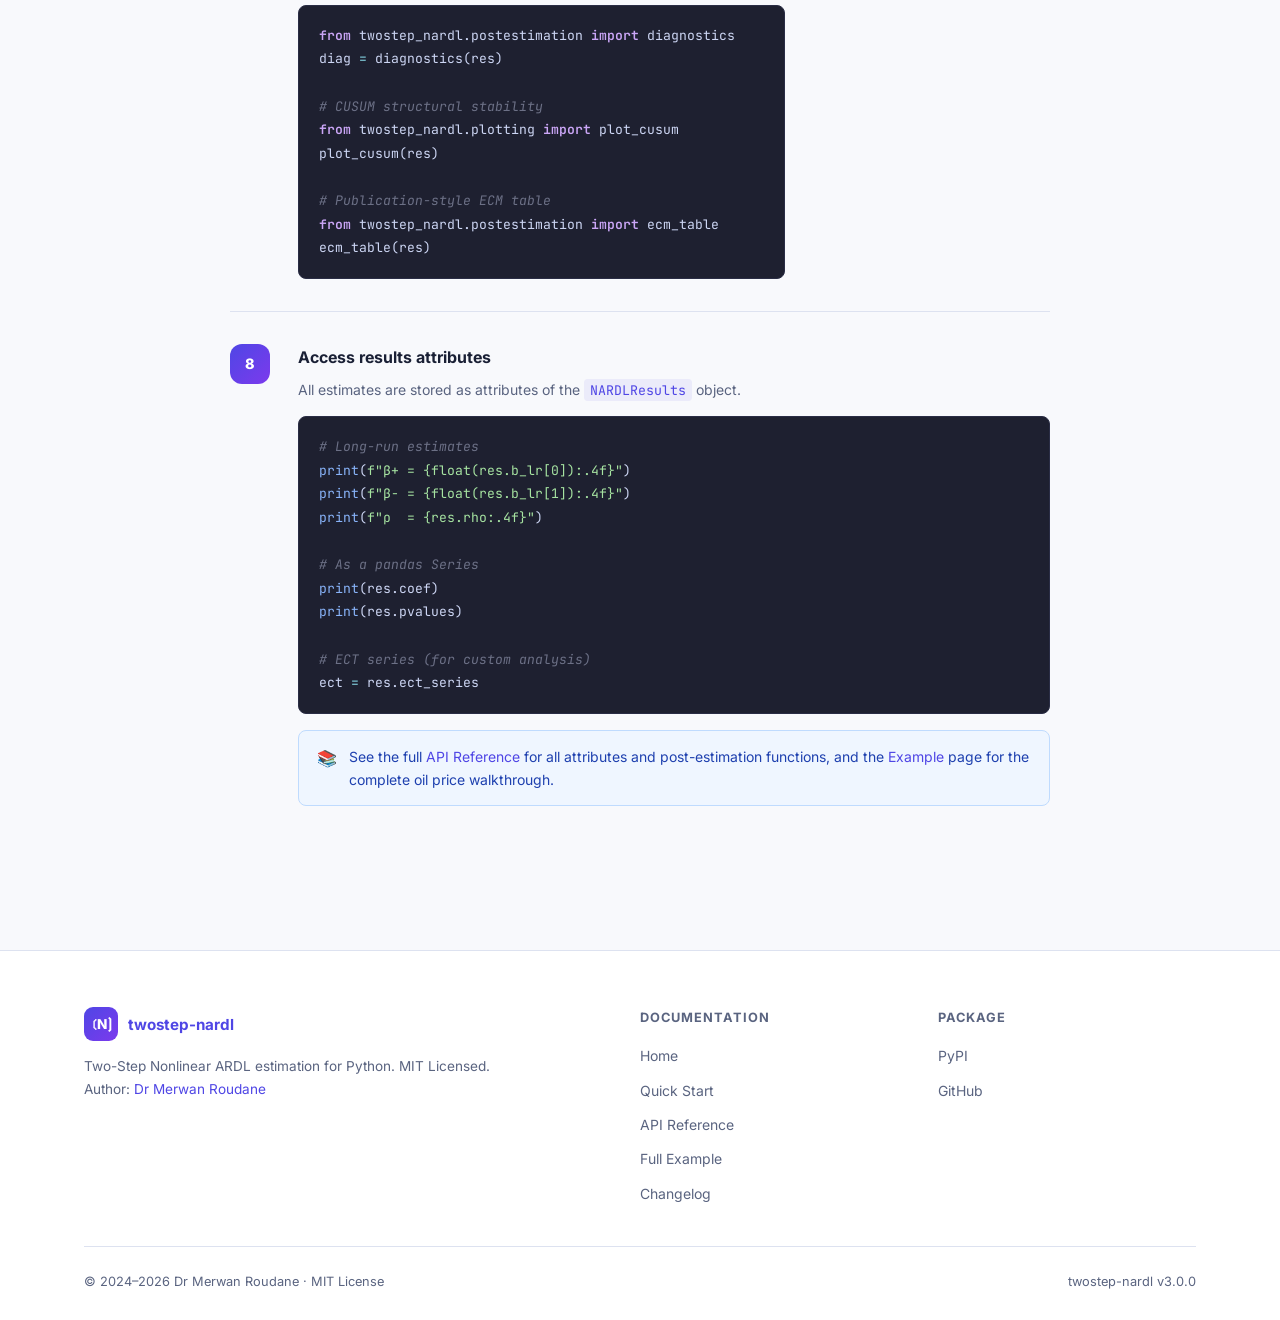
<file: docs/quickstart.html>
<!DOCTYPE html>
<html lang="en">
<head>
  <meta charset="UTF-8"/>
  <meta name="viewport" content="width=device-width, initial-scale=1.0"/>
  <title>Quick Start — twostep-nardl</title>
  <meta name="description" content="Learn how to install and use twostep-nardl in minutes. Step-by-step tutorial from data to publication-quality NARDL results."/>
  <link rel="preconnect" href="https://fonts.googleapis.com"/>
  <link href="https://fonts.googleapis.com/css2?family=Inter:wght@300;400;500;600;700;800&family=JetBrains+Mono:wght@400;500&display=swap" rel="stylesheet"/>
  <link rel="stylesheet" href="assets/style.css"/>
</head>
<body>

<nav class="navbar" id="navbar">
  <div class="nav-inner">
    <a href="index.html" class="nav-brand"><span class="brand-icon">⟮N⟯</span><span>twostep-nardl</span></a>
    <ul class="nav-links">
      <li><a href="index.html">Home</a></li>
      <li><a href="quickstart.html" class="active">Quick Start</a></li>
      <li><a href="api.html">API</a></li>
      <li><a href="example.html">Example</a></li>
      <li><a href="changelog.html">Changelog</a></li>
      <li><a href="https://pypi.org/project/twostep-nardl/" class="btn-pypi" target="_blank">PyPI</a></li>
    </ul>
    <button class="hamburger" id="hamburger">&#9776;</button>
  </div>
</nav>

<div style="height:var(--nav-h)"></div>

<section class="section" style="padding-top:64px">
  <div class="container">
    <div class="section-header">
      <div class="section-tag">Quick Start</div>
      <h1 class="section-title">From install to results in minutes</h1>
      <p class="section-subtitle">Follow these steps to run your first Two-Step NARDL estimation using the oil price → CPI example.</p>
    </div>

    <div class="qs-steps">

      <!-- STEP 1 -->
      <div class="qs-step">
        <div class="qs-num">1</div>
        <div class="qs-body">
          <h3>Install the package</h3>
          <p>Install <strong>twostep-nardl</strong> from PyPI. Python 3.9+ required.</p>
          <pre><code>pip install twostep-nardl</code></pre>
          <p>For the data-download example, also install:</p>
          <pre><code>pip install pandas-datareader yfinance</code></pre>
          <div class="alert alert-info">
            <span class="alert-icon">ℹ️</span>
            <span>Dependencies (<code>numpy</code>, <code>pandas</code>, <code>scipy</code>, <code>statsmodels</code>, <code>matplotlib</code>) are installed automatically.</span>
          </div>
        </div>
      </div>

      <!-- STEP 2 -->
      <div class="qs-step">
        <div class="qs-num">2</div>
        <div class="qs-body">
          <h3>Load your data</h3>
          <p>Provide a <code>pd.DataFrame</code> with a time index. The example uses monthly WTI crude oil prices and US CPI from FRED (1990–2024).</p>
          <pre><span class="kw">import</span> numpy <span class="kw">as</span> np
<span class="kw">import</span> pandas <span class="kw">as</span> pd
<span class="kw">import</span> pandas_datareader.data <span class="kw">as</span> web

START, END <span class="op">=</span> <span class="str">'1990-01-01'</span>, <span class="str">'2024-06-01'</span>
cpi   <span class="op">=</span> web.DataReader(<span class="str">'CPIAUCSL'</span>, <span class="str">'fred'</span>, START, END)
oil_d <span class="op">=</span> web.DataReader(<span class="str">'DCOILWTICO'</span>, <span class="str">'fred'</span>, START, END)
oil   <span class="op">=</span> oil_d.resample(<span class="str">'MS'</span>).mean()

df_raw <span class="op">=</span> pd.concat([cpi.rename(columns<span class="op">=</span>{<span class="str">'CPIAUCSL'</span>:<span class="str">'cpi'</span>}),
                    oil.rename(columns<span class="op">=</span>{<span class="str">'DCOILWTICO'</span>:<span class="str">'oil'</span>})], axis<span class="op">=</span><span class="num">1</span>).dropna()

df <span class="op">=</span> pd.DataFrame(index<span class="op">=</span>df_raw.index)
df[<span class="str">'lcpi'</span>] <span class="op">=</span> np.log(df_raw[<span class="str">'cpi'</span>])
df[<span class="str">'loil'</span>] <span class="op">=</span> np.log(df_raw[<span class="str">'oil'</span>])
df <span class="op">=</span> df.dropna()
<span class="func">print</span>(df.tail())</pre>
        </div>
      </div>

      <!-- STEP 3 -->
      <div class="qs-step">
        <div class="qs-num">3</div>
        <div class="qs-body">
          <h3>Estimate the Two-Step NARDL</h3>
          <p>Initialise <code>TwoStepNARDL</code> and call <code>.fit()</code>. Set <code>lags=None</code> for automatic BIC lag selection.</p>
          <pre><span class="kw">from</span> twostep_nardl <span class="kw">import</span> TwoStepNARDL

model <span class="op">=</span> TwoStepNARDL(
    data      <span class="op">=</span> df,
    depvar    <span class="op">=</span> <span class="str">'lcpi'</span>,
    xvars     <span class="op">=</span> [<span class="str">'loil'</span>],
    decompose <span class="op">=</span> [<span class="str">'loil'</span>],   <span class="com"># partial-sum decomposition</span>
    lags      <span class="op">=</span> <span class="kw">None</span>,         <span class="com"># BIC auto-selection</span>
    maxlags   <span class="op">=</span> <span class="num">6</span>,
    method    <span class="op">=</span> <span class="str">'twostep'</span>,   <span class="com"># two-step FM-OLS</span>
    step1     <span class="op">=</span> <span class="str">'fmols'</span>,
    case      <span class="op">=</span> <span class="num">3</span>,            <span class="com"># PSS Case III</span>
    ic        <span class="op">=</span> <span class="str">'bic'</span>,
)
res <span class="op">=</span> model.fit()
<span class="func">print</span>(res.summary())</pre>
          <div class="alert alert-tip">
            <span class="alert-icon">💡</span>
            <span>Use <code>method='onestep'</code> to switch to the single-equation OLS approach (Shin, Yu &amp; Greenwood-Nimmo 2014).</span>
          </div>
        </div>
      </div>

      <!-- STEP 4 -->
      <div class="qs-step">
        <div class="qs-num">4</div>
        <div class="qs-body">
          <h3>Run the PSS bounds test</h3>
          <p>Test for cointegration using the Pesaran, Shin &amp; Smith (2001) bounds procedure.</p>
          <pre><span class="kw">from</span> twostep_nardl.postestimation <span class="kw">import</span> bounds_test

bt <span class="op">=</span> bounds_test(res, sig_levels<span class="op">=</span>[<span class="num">0.10</span>, <span class="num">0.05</span>, <span class="num">0.01</span>])

<span class="com"># Access decisions programmatically:</span>
<span class="func">print</span>(bt[<span class="str">'decisions'</span>][<span class="num">0.05</span>])   <span class="com"># 'reject' or 'no decision'</span>
<span class="func">print</span>(<span class="str">f"F = {bt['F_pss']:.3f},  t = {bt['t_bdm']:.3f}"</span>)</pre>
        </div>
      </div>

      <!-- STEP 5 -->
      <div class="qs-step">
        <div class="qs-num">5</div>
        <div class="qs-body">
          <h3>Test for asymmetry (Wald tests)</h3>
          <p>Test whether the long-run and short-run responses are asymmetric.</p>
          <pre><span class="kw">from</span> twostep_nardl.postestimation <span class="kw">import</span> wald_test

wt <span class="op">=</span> wald_test(res)

<span class="com"># Direct access to stored attributes:</span>
<span class="func">print</span>(<span class="str">f"W_LR = {res.W_lr:.3f} (p = {res.p_lr:.4f})"</span>)
<span class="func">print</span>(<span class="str">f"W_SR = {res.W_sr:.3f} (p = {res.p_sr:.4f})"</span>)</pre>
        </div>
      </div>

      <!-- STEP 6 -->
      <div class="qs-step">
        <div class="qs-num">6</div>
        <div class="qs-body">
          <h3>Compute dynamic multipliers</h3>
          <p>Compute and plot cumulative dynamic multipliers for positive and negative shocks.</p>
          <pre><span class="kw">from</span> twostep_nardl.postestimation <span class="kw">import</span> multipliers
<span class="kw">from</span> twostep_nardl.plotting      <span class="kw">import</span> plot_multipliers

mult <span class="op">=</span> multipliers(res, horizon<span class="op">=</span><span class="num">48</span>)  <span class="com"># 4-year horizon</span>
plot_multipliers(res, horizon<span class="op">=</span><span class="num">48</span>)

<span class="com"># Half-life of adjustment</span>
<span class="kw">from</span> twostep_nardl.postestimation <span class="kw">import</span> half_life
hl <span class="op">=</span> half_life(res, horizon<span class="op">=</span><span class="num">72</span>)
<span class="func">print</span>(<span class="str">f"Half-life: {hl['half_life']:.1f} months"</span>)</pre>
        </div>
      </div>

      <!-- STEP 7 -->
      <div class="qs-step">
        <div class="qs-num">7</div>
        <div class="qs-body">
          <h3>Run residual diagnostics</h3>
          <p>Check serial correlation, heteroskedasticity, normality, and functional form.</p>
          <pre><span class="kw">from</span> twostep_nardl.postestimation <span class="kw">import</span> diagnostics
diag <span class="op">=</span> diagnostics(res)

<span class="com"># CUSUM structural stability</span>
<span class="kw">from</span> twostep_nardl.plotting <span class="kw">import</span> plot_cusum
plot_cusum(res)

<span class="com"># Publication-style ECM table</span>
<span class="kw">from</span> twostep_nardl.postestimation <span class="kw">import</span> ecm_table
ecm_table(res)</pre>
        </div>
      </div>

      <!-- STEP 8 -->
      <div class="qs-step">
        <div class="qs-num">8</div>
        <div class="qs-body">
          <h3>Access results attributes</h3>
          <p>All estimates are stored as attributes of the <code>NARDLResults</code> object.</p>
          <pre><span class="com"># Long-run estimates</span>
<span class="func">print</span>(<span class="str">f"β+ = {float(res.b_lr[0]):.4f}"</span>)
<span class="func">print</span>(<span class="str">f"β- = {float(res.b_lr[1]):.4f}"</span>)
<span class="func">print</span>(<span class="str">f"ρ  = {res.rho:.4f}"</span>)

<span class="com"># As a pandas Series</span>
<span class="func">print</span>(res.coef)
<span class="func">print</span>(res.pvalues)

<span class="com"># ECT series (for custom analysis)</span>
ect <span class="op">=</span> res.ect_series</pre>
          <div class="alert alert-info">
            <span class="alert-icon">📚</span>
            <span>See the full <a href="api.html">API Reference</a> for all attributes and post-estimation functions, and the <a href="example.html">Example</a> page for the complete oil price walkthrough.</span>
          </div>
        </div>
      </div>

    </div>
  </div>
</section>

<footer class="footer">
  <div class="container">
    <div class="footer-grid">
      <div class="footer-brand">
        <a href="index.html" class="nav-brand"><span class="brand-icon">⟮N⟯</span><span>twostep-nardl</span></a>
        <p>Two-Step Nonlinear ARDL estimation for Python. MIT Licensed.</p>
        <p>Author: <a href="mailto:merwanroudane920@gmail.com">Dr Merwan Roudane</a></p>
      </div>
      <div class="footer-links">
        <h4>Documentation</h4>
        <ul>
          <li><a href="index.html">Home</a></li>
          <li><a href="quickstart.html">Quick Start</a></li>
          <li><a href="api.html">API Reference</a></li>
          <li><a href="example.html">Full Example</a></li>
          <li><a href="changelog.html">Changelog</a></li>
        </ul>
      </div>
      <div class="footer-links">
        <h4>Package</h4>
        <ul>
          <li><a href="https://pypi.org/project/twostep-nardl/" target="_blank">PyPI</a></li>
          <li><a href="https://github.com/merwanroudane/2stepnardl" target="_blank">GitHub</a></li>
        </ul>
      </div>
    </div>
    <div class="footer-bottom">
      <span>© 2024–2026 Dr Merwan Roudane · MIT License</span>
      <span>twostep-nardl v3.0.0</span>
    </div>
  </div>
</footer>

<script src="assets/main.js"></script>
</body>
</html>
</file>
<file: docs/assets/style.css>
/* ============================================================
   twostep-nardl Documentation — style.css
   Light mode, clean modern design, premium feel
   ============================================================ */

/* ─── Reset & Base ─────────────────────────────────────────── */
*, *::before, *::after { box-sizing: border-box; margin: 0; padding: 0; }

:root {
  --bg:          #f8f9fc;
  --bg-2:        #eef1f8;
  --bg-card:     #ffffff;
  --bg-card-h:   #f0f4ff;
  --border:      #dde2f0;
  --border-h:    #b8c4e8;
  --text:        #1a2035;
  --text-muted:  #5a6480;
  --primary:     #4f46e5;
  --primary-g:   linear-gradient(135deg,#4f46e5,#7c3aed);
  --accent:      #0891b2;
  --green:       #059669;
  --gold:        #d97706;
  --red:         #dc2626;
  --code-bg:     #1e2030;
  --code-text:   #cdd6f4;
  --nav-h:       64px;
  --radius:      14px;
  --radius-sm:   8px;
  --shadow:      0 2px 16px rgba(79,70,229,0.10);
  --shadow-lg:   0 8px 40px rgba(79,70,229,0.14);
}

html { scroll-behavior: smooth; font-size: 16px; }

body {
  background: var(--bg);
  color: var(--text);
  font-family: 'Inter', system-ui, sans-serif;
  line-height: 1.65;
  overflow-x: hidden;
}

a { color: var(--primary); text-decoration: none; }
a:hover { text-decoration: underline; }
code {
  font-family: 'JetBrains Mono', monospace;
  font-size: 0.875em;
  background: rgba(79,70,229,0.08);
  padding: 2px 6px;
  border-radius: 4px;
  color: #4338ca;
}
img { max-width: 100%; display: block; }
ul { list-style: none; }

/* ─── Utility ───────────────────────────────────────────────── */
.container { max-width: 1160px; margin: 0 auto; padding: 0 24px; }
.gradient-text {
  background: linear-gradient(135deg, #4f46e5 0%, #0891b2 60%, #059669 100%);
  -webkit-background-clip: text; -webkit-text-fill-color: transparent; background-clip: text;
}
.section { padding: 96px 0; }

.section-header { text-align: center; margin-bottom: 56px; }
.section-tag {
  display: inline-block; font-size: .75rem; font-weight: 700; letter-spacing: .12em;
  text-transform: uppercase; color: var(--primary); background: rgba(79,70,229,0.08);
  border: 1px solid rgba(79,70,229,0.18); border-radius: 100px; padding: 4px 14px;
  margin-bottom: 14px;
}
.section-title { font-size: clamp(1.6rem,3vw,2.4rem); font-weight: 800; margin-bottom: 14px; color: var(--text); }
.section-subtitle { color: var(--text-muted); max-width: 640px; margin: 0 auto; }

/* ─── Buttons ───────────────────────────────────────────────── */
.btn-primary {
  display: inline-flex; align-items: center; gap: 6px;
  background: var(--primary-g); color: #fff; font-weight: 600; font-size: .9rem;
  padding: 12px 24px; border-radius: 100px; border: none; cursor: pointer;
  transition: opacity .2s, transform .2s, box-shadow .2s;
  box-shadow: 0 4px 16px rgba(79,70,229,0.3);
}
.btn-primary:hover { opacity: .9; transform: translateY(-1px); box-shadow: 0 6px 24px rgba(79,70,229,0.38); text-decoration: none; color:#fff; }

.btn-secondary {
  display: inline-flex; align-items: center; gap: 6px;
  background: #fff; color: var(--text); font-weight: 600; font-size: .9rem;
  padding: 11px 24px; border-radius: 100px; border: 1.5px solid var(--border-h); cursor: pointer;
  transition: background .2s, border-color .2s, transform .2s;
  box-shadow: 0 1px 4px rgba(0,0,0,.06);
}
.btn-secondary:hover { background: var(--bg-card-h); border-color: var(--primary); transform: translateY(-1px); text-decoration: none; }

.btn-ghost {
  display: inline-flex; align-items: center; gap: 6px;
  color: var(--text-muted); font-size: .9rem; font-weight: 500;
  padding: 11px 20px; border-radius: 100px;
  transition: color .2s;
}
.btn-ghost:hover { color: var(--text); text-decoration: none; }

/* ─── Navbar ────────────────────────────────────────────────── */
.navbar {
  position: fixed; top: 0; left: 0; right: 0; height: var(--nav-h); z-index: 100;
  background: rgba(248,249,252,0.92); backdrop-filter: blur(16px);
  border-bottom: 1px solid var(--border);
  transition: box-shadow .3s;
}
.navbar.scrolled { box-shadow: 0 2px 20px rgba(79,70,229,0.10); }
.nav-inner {
  max-width: 1160px; margin: 0 auto; padding: 0 24px;
  height: 100%; display: flex; align-items: center; gap: 32px;
}
.nav-brand {
  display: flex; align-items: center; gap: 10px;
  font-weight: 700; font-size: 1rem; color: var(--text); white-space: nowrap;
}
.nav-brand:hover { text-decoration: none; }
.brand-icon {
  width: 34px; height: 34px; background: var(--primary-g); border-radius: 9px;
  display: flex; align-items: center; justify-content: center;
  font-size: .85rem; font-weight: 800; color: #fff; flex-shrink: 0;
}
.nav-links {
  display: flex; align-items: center; gap: 4px; margin-left: auto;
}
.nav-links li a {
  color: var(--text-muted); font-size: .875rem; font-weight: 500;
  padding: 7px 12px; border-radius: 8px; transition: color .15s, background .15s;
}
.nav-links li a:hover, .nav-links li a.active {
  color: var(--primary); background: rgba(79,70,229,0.06); text-decoration: none;
}
.btn-pypi {
  display: inline-flex; align-items: center; gap: 6px;
  background: rgba(79,70,229,0.08); border: 1.5px solid rgba(79,70,229,0.2);
  padding: 7px 14px; border-radius: 8px; color: var(--primary) !important;
  font-size: .8rem !important; font-weight: 600 !important; transition: background .2s !important;
}
.btn-pypi:hover { background: rgba(79,70,229,0.14) !important; }
.hamburger { display: none; background: none; border: none; color: var(--text); font-size: 1.4rem; cursor: pointer; }

/* ─── Hero ──────────────────────────────────────────────────── */
.hero {
  min-height: 100vh; display: flex; flex-direction: column;
  align-items: center; justify-content: center; text-align: center;
  position: relative; overflow: hidden; padding: 120px 24px 80px;
  background: linear-gradient(160deg, #f0f4ff 0%, #fafbff 40%, #eef6ff 100%);
}
.hero-bg { position: absolute; inset: 0; overflow: hidden; }
.blob {
  position: absolute; border-radius: 50%; filter: blur(80px); opacity: .25;
  animation: blobFloat 9s ease-in-out infinite;
}
.blob-1 { width: 480px; height: 480px; background: #c7d2fe; top: -80px; left: -80px; animation-delay: 0s; }
.blob-2 { width: 360px; height: 360px; background: #a5f3fc; bottom: -60px; right: 0; animation-delay: -3s; }
.blob-3 { width: 280px; height: 280px; background: #bbf7d0; top: 50%; left: 50%; transform: translate(-50%,-50%); animation-delay: -5s; }
@keyframes blobFloat {
  0%,100% { transform: translateY(0) scale(1); }
  50% { transform: translateY(-25px) scale(1.05); }
}
#waveCanvas { position: absolute; inset: 0; width: 100%; height: 100%; opacity: .10; }

.hero-content { position: relative; z-index: 2; max-width: 780px; }
.hero-badge {
  display: inline-flex; align-items: center; gap: 8px;
  background: rgba(79,70,229,0.08); border: 1px solid rgba(79,70,229,0.2);
  border-radius: 100px; padding: 6px 16px; font-size: .8rem; font-weight: 600;
  color: var(--primary); margin-bottom: 24px; letter-spacing: .04em;
}
.hero-title {
  font-size: clamp(2.6rem,6vw,4.6rem); font-weight: 900; line-height: 1.1;
  margin-bottom: 20px; letter-spacing: -.02em; color: var(--text);
}
.hero-subtitle {
  font-size: clamp(1rem,2vw,1.15rem); color: var(--text-muted);
  max-width: 620px; margin: 0 auto 36px; line-height: 1.7;
}
.hero-actions { display: flex; align-items: center; justify-content: center; gap: 12px; flex-wrap: wrap; margin-bottom: 32px; }
.hero-badges { display: flex; align-items: center; justify-content: center; gap: 8px; flex-wrap: wrap; }
.hero-badges img { height: 20px; }
.hero-scroll-hint {
  position: absolute; bottom: 32px; left: 50%; transform: translateX(-50%);
  display: flex; flex-direction: column; align-items: center; gap: 8px;
  color: var(--text-muted); font-size: .75rem; letter-spacing: .08em; z-index: 2;
}
.scroll-arrow {
  width: 18px; height: 18px; border-right: 2px solid var(--text-muted);
  border-bottom: 2px solid var(--text-muted); transform: rotate(45deg);
  animation: bounce 1.6s ease-in-out infinite;
}
@keyframes bounce { 0%,100%{ transform: rotate(45deg) translateY(0); } 50%{ transform: rotate(45deg) translateY(5px); } }

/* ─── Install Banner ────────────────────────────────────────── */
.install-section { padding: 0; position: relative; z-index: 5; }
.install-card {
  background: #fff; border: 1.5px solid var(--border);
  border-radius: var(--radius); padding: 20px 28px;
  display: flex; align-items: center; gap: 20px; flex-wrap: wrap;
  box-shadow: var(--shadow);
}
.install-label { font-size: .8rem; font-weight: 700; color: var(--text-muted); text-transform: uppercase; letter-spacing: .08em; white-space: nowrap; }
.install-cmd {
  display: flex; align-items: center; gap: 10px; flex: 1;
  background: var(--code-bg); border-radius: 8px; padding: 10px 16px; min-width: 280px;
}
.install-cmd code { background: none !important; padding: 0; color: #a5b4fc; font-size: .95rem; }
.copy-btn {
  background: none; border: none; color: #9aa1bc; cursor: pointer;
  padding: 4px; border-radius: 4px; display: flex; align-items: center;
  transition: color .2s, background .2s; margin-left: auto;
}
.copy-btn:hover { color: #cdd6f4; background: rgba(255,255,255,.08); }
.copy-btn.copied { color: #a6e3a1; }
.install-or { color: var(--text-muted); font-size: .8rem; }
.install-link { color: var(--primary); font-weight: 600; font-size: .9rem; white-space: nowrap; }

/* ─── Features Grid ─────────────────────────────────────────── */
.features-grid {
  display: grid; grid-template-columns: repeat(auto-fill, minmax(260px,1fr)); gap: 20px;
}
.feature-card {
  background: #fff; border: 1.5px solid var(--border);
  border-radius: var(--radius); padding: 28px 24px;
  transition: background .2s, border-color .2s, transform .25s, box-shadow .25s;
  opacity: 0; transform: translateY(20px);
  box-shadow: 0 1px 6px rgba(79,70,229,0.06);
}
.feature-card.visible { opacity: 1; transform: translateY(0); transition: opacity .5s ease, transform .5s ease, background .2s, border-color .2s, box-shadow .25s; }
.feature-card:hover { background: #f5f7ff; border-color: var(--primary); transform: translateY(-3px); box-shadow: var(--shadow-lg); }
.feature-icon {
  width: 46px; height: 46px; border-radius: 12px;
  display: flex; align-items: center; justify-content: center;
  margin-bottom: 16px; flex-shrink: 0;
}
.feature-card h3 { font-size: 1rem; font-weight: 700; margin-bottom: 8px; color: var(--text); }
.feature-card p { font-size: .875rem; color: var(--text-muted); line-height: 1.6; }

/* ─── Dashboard Figure ──────────────────────────────────────── */
.dashboard-section { background: var(--bg-2); }
.dashboard-frame {
  border-radius: var(--radius); overflow: hidden; border: 1.5px solid var(--border);
  box-shadow: var(--shadow-lg); background: #fff;
}
.dashboard-bar {
  display: flex; align-items: center; gap: 8px;
  padding: 12px 16px; background: #f1f3fa; border-bottom: 1px solid var(--border);
}
.dot { width: 12px; height: 12px; border-radius: 50%; }
.dot-red { background: #ef4444; }
.dot-yellow { background: #f59e0b; }
.dot-green { background: #10b981; }
.dashboard-title-bar { font-size: .8rem; color: var(--text-muted); margin-left: 8px; font-family: 'JetBrains Mono', monospace; }
.dashboard-img { width: 100%; }
.dashboard-caption {
  text-align: center; color: var(--text-muted); font-size: .875rem; margin-top: 20px;
}
.dashboard-caption a { color: var(--primary); font-weight: 600; }

/* ─── Code Showcase ─────────────────────────────────────────── */
.code-section { background: #fff; border-top: 1px solid var(--border); border-bottom: 1px solid var(--border); }
.code-showcase {
  background: var(--code-bg); border: 1.5px solid #2a2d45;
  border-radius: var(--radius); overflow: hidden; box-shadow: var(--shadow-lg);
}
.code-tabs {
  display: flex; padding: 12px 16px; gap: 4px;
  border-bottom: 1px solid rgba(255,255,255,.08); background: rgba(255,255,255,.03);
  overflow-x: auto;
}
.tab {
  background: none; border: none; color: #7a8097; font-size: .8rem; font-weight: 600;
  padding: 7px 14px; border-radius: 8px; cursor: pointer; white-space: nowrap;
  transition: background .15s, color .15s; font-family: 'Inter', sans-serif;
}
.tab:hover { background: rgba(255,255,255,.06); color: #cdd6f4; }
.tab.active { background: rgba(79,70,229,0.18); color: #a5b4fc; }
.code-panels { padding: 0; }
.code-panel { display: none; }
.code-panel.active { display: block; }
.code-panel pre {
  padding: 28px 28px; overflow-x: auto; font-family: 'JetBrains Mono', monospace;
  font-size: .82rem; line-height: 1.8; color: #cdd6f4; margin: 0;
}
/* syntax colors */
.kw  { color: #cba6f7; font-weight: 600; }
.com { color: #6c7086; font-style: italic; }
.str { color: #a6e3a1; }
.num { color: #fab387; }
.func{ color: #89b4fa; }
.op  { color: #89dceb; }

.cta-row {
  display: flex; align-items: center; justify-content: center;
  gap: 14px; flex-wrap: wrap; margin-top: 32px;
}

/* ─── Gallery ───────────────────────────────────────────────── */
.gallery-grid {
  display: grid; grid-template-columns: repeat(auto-fill, minmax(300px,1fr)); gap: 16px;
}
.gallery-item {
  position: relative; border-radius: var(--radius); overflow: hidden;
  border: 1.5px solid var(--border); cursor: zoom-in;
  transition: transform .25s, box-shadow .25s, border-color .25s;
  background: #fff; box-shadow: 0 1px 6px rgba(0,0,0,.06);
}
.gallery-item:hover { transform: translateY(-4px); box-shadow: var(--shadow-lg); border-color: var(--primary); }
.gallery-item img { width: 100%; aspect-ratio: 16/9; object-fit: cover; transition: transform .35s; }
.gallery-item:hover img { transform: scale(1.03); }
.gallery-overlay {
  position: absolute; inset: 0; background: linear-gradient(to top,rgba(26,32,53,.75),transparent 60%);
  display: flex; align-items: flex-end; padding: 16px;
  opacity: 0; transition: opacity .25s;
}
.gallery-item:hover .gallery-overlay { opacity: 1; }
.gallery-overlay span { color: #fff; font-size: .85rem; font-weight: 600; }

/* ─── Lightbox ──────────────────────────────────────────────── */
.lightbox {
  position: fixed; inset: 0; background: rgba(0,0,0,.75); z-index: 200;
  display: flex; align-items: center; justify-content: center;
  opacity: 0; pointer-events: none; transition: opacity .25s;
}
.lightbox.open { opacity: 1; pointer-events: auto; }
.lightbox-content { max-width: 90vw; max-height: 85vh; text-align: center; }
.lightbox-content img { max-width: 100%; max-height: 80vh; border-radius: var(--radius-sm); box-shadow: 0 20px 60px rgba(0,0,0,.4); }
.lightbox-content p { color: #e2e8f0; margin-top: 12px; font-size: .875rem; }
.lightbox-close {
  position: absolute; top: 20px; right: 28px; background: none; border: none;
  color: #e2e8f0; font-size: 2rem; cursor: pointer; line-height: 1;
}
.lightbox-close:hover { color: #fff; }

/* ─── Methods ───────────────────────────────────────────────── */
.methods-section { background: var(--bg-2); }
.methods-grid { display: grid; grid-template-columns: 1fr 1fr; gap: 28px; }
.method-block {
  background: #fff; border: 1.5px solid var(--border);
  border-radius: var(--radius); padding: 30px; box-shadow: var(--shadow);
}
.method-block h3 { font-size: 1rem; font-weight: 700; margin-bottom: 18px; color: var(--primary); }
.eq-box {
  background: var(--code-bg); border-left: 3px solid var(--primary);
  border-radius: 0 8px 8px 0; padding: 16px 20px; margin-bottom: 18px;
}
.eq { font-size: .9rem; color: #cdd6f4; font-family: 'JetBrains Mono', monospace; margin-bottom: 8px; line-height: 1.7; }
.eq-note { font-size: .78rem; color: #9aa1bc; font-style: italic; }
.method-list { padding-left: 0; display: flex; flex-direction: column; gap: 10px; }
.method-list li {
  color: var(--text-muted); font-size: .875rem; padding-left: 18px; position: relative; line-height: 1.6;
}
.method-list li::before {
  content: '▸'; color: var(--primary); position: absolute; left: 0; font-size: .7rem; top: 3px;
}

/* ─── References ────────────────────────────────────────────── */
.refs-list { display: flex; flex-direction: column; gap: 16px; max-width: 840px; margin: 0 auto; }
.ref-card {
  display: flex; gap: 20px; background: #fff; border: 1.5px solid var(--border);
  border-radius: var(--radius); padding: 22px 24px;
  transition: border-color .2s, box-shadow .2s; box-shadow: var(--shadow);
}
.ref-card:hover { border-color: var(--primary); box-shadow: var(--shadow-lg); }
.ref-year {
  flex-shrink: 0; font-size: 1.4rem; font-weight: 900; color: rgba(79,70,229,.2);
  width: 56px; line-height: 1.2; padding-top: 2px;
}
.ref-body strong { color: var(--text); font-weight: 700; font-size: .9rem; display: block; margin-bottom: 4px; }
.ref-body p { color: var(--text-muted); font-size: .85rem; margin-bottom: 8px; }
.ref-tag {
  display: inline-block; font-size: .72rem; font-weight: 700; letter-spacing: .08em;
  text-transform: uppercase; color: var(--accent); background: rgba(8,145,178,.08);
  border: 1px solid rgba(8,145,178,.2); border-radius: 100px; padding: 2px 10px;
}

/* ─── CTA Section ───────────────────────────────────────────── */
.cta-section { background: var(--bg-2); }
.cta-box {
  text-align: center;
  background: linear-gradient(135deg, #ede9fe 0%, #e0f2fe 100%);
  border: 1.5px solid rgba(79,70,229,0.15); border-radius: 20px; padding: 64px 40px;
  position: relative; overflow: hidden; box-shadow: var(--shadow);
}
.cta-box::before {
  content: ''; position: absolute; inset: 0;
  background: radial-gradient(ellipse at 50% 0%, rgba(79,70,229,0.08), transparent 60%);
}
.cta-box h2 { font-size: clamp(1.6rem,3vw,2.2rem); font-weight: 800; margin-bottom: 12px; position: relative; color: var(--text); }
.cta-box p { color: var(--text-muted); margin-bottom: 32px; position: relative; }
.cta-actions { display: flex; align-items: center; justify-content: center; gap: 12px; flex-wrap: wrap; position: relative; }

/* ─── Footer ────────────────────────────────────────────────── */
.footer {
  background: #fff; border-top: 1.5px solid var(--border); padding: 56px 0 28px;
}
.footer-grid { display: grid; grid-template-columns: 2fr 1fr 1fr; gap: 40px; margin-bottom: 40px; }
.footer-brand .nav-brand { font-size: .95rem; margin-bottom: 14px; }
.footer-brand p { color: var(--text-muted); font-size: .85rem; line-height: 1.7; }
.footer-brand a { color: var(--primary); }
.footer-links h4 { font-size: .8rem; font-weight: 700; letter-spacing: .08em; text-transform: uppercase; color: var(--text-muted); margin-bottom: 14px; }
.footer-links ul { display: flex; flex-direction: column; gap: 8px; }
.footer-links li a { color: var(--text-muted); font-size: .875rem; transition: color .15s; }
.footer-links li a:hover { color: var(--primary); text-decoration: none; }
.footer-bottom {
  border-top: 1px solid var(--border); padding-top: 24px;
  display: flex; align-items: center; justify-content: space-between;
  color: var(--text-muted); font-size: .8rem; flex-wrap: wrap; gap: 10px;
}

/* ─── API Page ──────────────────────────────────────────────── */
.api-layout { display: grid; grid-template-columns: 240px 1fr; gap: 40px; align-items: start; }
.api-sidebar {
  position: sticky; top: calc(var(--nav-h) + 24px);
  background: #fff; border: 1.5px solid var(--border); border-radius: var(--radius); padding: 20px;
  box-shadow: var(--shadow);
}
.api-sidebar h3 { font-size: .75rem; font-weight: 700; text-transform: uppercase; letter-spacing: .1em; color: var(--text-muted); margin-bottom: 12px; }
.api-sidebar ul { display: flex; flex-direction: column; gap: 2px; }
.api-sidebar li a {
  display: block; color: var(--text-muted); font-size: .83rem; padding: 6px 10px;
  border-radius: 6px; transition: color .15s, background .15s;
}
.api-sidebar li a:hover { color: var(--primary); background: rgba(79,70,229,.06); text-decoration: none; }
.api-sidebar li a.active { color: var(--primary); background: rgba(79,70,229,.08); font-weight: 600; }

.api-content { min-width: 0; }
.api-section { margin-bottom: 56px; }
.api-section h2 {
  font-size: 1.5rem; font-weight: 800; margin-bottom: 8px; padding-bottom: 12px;
  border-bottom: 1.5px solid var(--border); color: var(--text);
}
.api-section h3 { font-size: 1.05rem; font-weight: 700; margin: 28px 0 10px; color: var(--primary); }
.api-section p { color: var(--text-muted); font-size: .9rem; margin-bottom: 16px; line-height: 1.75; }

.param-table { width: 100%; border-collapse: collapse; font-size: .85rem; margin-bottom: 20px; border: 1px solid var(--border); border-radius: var(--radius-sm); overflow: hidden; }
.param-table th {
  text-align: left; padding: 10px 14px; background: var(--bg-2);
  border-bottom: 1.5px solid var(--border); color: var(--text-muted);
  font-size: .75rem; font-weight: 700; text-transform: uppercase; letter-spacing: .06em;
}
.param-table td {
  padding: 10px 14px; border-bottom: 1px solid var(--border);
  vertical-align: top; line-height: 1.7; color: var(--text);
}
.param-table td:first-child code { color: #7c3aed; background: rgba(124,58,237,.07); }
.param-table td:nth-child(2) { color: var(--red); font-family: 'JetBrains Mono', monospace; font-size: .8rem; }
.param-table td:nth-child(3) { color: var(--text-muted); font-family: 'JetBrains Mono', monospace; font-size: .8rem; }
.param-table tr:hover td { background: rgba(79,70,229,.03); }

.fn-signature {
  background: var(--code-bg); border: 1px solid #2a2d45;
  border-radius: var(--radius-sm); padding: 16px 20px;
  font-family: 'JetBrains Mono', monospace; font-size: .85rem;
  color: #cdd6f4; margin-bottom: 16px; overflow-x: auto;
}

.returns-box {
  background: rgba(5,150,105,.05); border: 1.5px solid rgba(5,150,105,.18);
  border-radius: var(--radius-sm); padding: 16px 20px; margin-bottom: 20px;
}
.returns-box strong { color: var(--green); display: block; margin-bottom: 6px; font-size: .8rem; text-transform: uppercase; letter-spacing: .06em; }
.returns-box p { color: var(--text-muted); font-size: .875rem; margin: 0; }

/* ─── Example page ──────────────────────────────────────────── */
.example-layout { max-width: 860px; margin: 0 auto; }
.example-section { margin-bottom: 64px; }
.example-section h2 { font-size: 1.35rem; font-weight: 800; margin-bottom: 6px; color: var(--text); }
.example-section .step-number {
  font-size: .75rem; font-weight: 700; letter-spacing: .1em; text-transform: uppercase;
  color: var(--primary); margin-bottom: 8px; display: block;
}
.example-section p { color: var(--text-muted); font-size: .9rem; margin-bottom: 16px; }
.example-section pre {
  background: var(--code-bg); border: 1px solid #2a2d45; border-radius: var(--radius-sm);
  padding: 24px 24px; overflow-x: auto; font-size: .82rem; line-height: 1.8;
  font-family: 'JetBrains Mono', monospace; color: #cdd6f4; margin-bottom: 16px;
}
.example-fig {
  border-radius: var(--radius); overflow: hidden; border: 1.5px solid var(--border);
  margin-bottom: 12px; box-shadow: var(--shadow);
}
.example-fig img { width: 100%; }
.fig-caption { font-size: .8rem; color: var(--text-muted); text-align: center; }

.output-block {
  background: #f0fdf4; border: 1.5px solid rgba(5,150,105,.2);
  border-radius: var(--radius-sm); padding: 16px 20px; margin-bottom: 16px;
}
.output-block pre {
  background: none; border: none; padding: 0; margin: 0;
  color: #065f46; font-size: .8rem; font-family: 'JetBrains Mono', monospace;
  white-space: pre-wrap;
}

/* ─── Changelog ─────────────────────────────────────────────── */
.changelog-item { margin-bottom: 48px; }
.changelog-version {
  display: flex; align-items: center; gap: 14px; margin-bottom: 16px; flex-wrap: wrap;
}
.version-badge {
  background: var(--primary-g); color: #fff; font-weight: 700; font-size: .9rem;
  padding: 5px 14px; border-radius: 100px;
}
.version-date { color: var(--text-muted); font-size: .85rem; }
.version-current {
  background: rgba(5,150,105,.08); border: 1.5px solid rgba(5,150,105,.2);
  color: var(--green); font-size: .75rem; font-weight: 700; letter-spacing: .06em;
  text-transform: uppercase; padding: 3px 10px; border-radius: 100px;
}
.changelog-changes { display: flex; flex-direction: column; gap: 10px; }
.change-item {
  display: flex; gap: 12px; align-items: flex-start;
  color: var(--text-muted); font-size: .875rem; line-height: 1.65;
}
.change-tag {
  flex-shrink: 0; font-size: .7rem; font-weight: 700; letter-spacing: .08em;
  text-transform: uppercase; padding: 2px 8px; border-radius: 4px; margin-top: 2px;
}
.change-tag.new { background: rgba(5,150,105,.08); color: var(--green); border: 1px solid rgba(5,150,105,.18); }
.change-tag.fix { background: rgba(217,119,6,.08); color: var(--gold); border: 1px solid rgba(217,119,6,.18); }
.change-tag.change { background: rgba(8,145,178,.08); color: var(--accent); border: 1px solid rgba(8,145,178,.18); }

/* ─── Quick Start page ──────────────────────────────────────── */
.qs-steps { display: flex; flex-direction: column; gap: 0; max-width: 820px; margin: 0 auto; }
.qs-step {
  display: flex; gap: 28px; padding: 32px 0; border-bottom: 1px solid var(--border);
}
.qs-step:last-child { border-bottom: none; }
.qs-num {
  flex-shrink: 0; width: 40px; height: 40px; background: var(--primary-g);
  border-radius: 12px; display: flex; align-items: center; justify-content: center;
  font-weight: 800; font-size: .9rem; color: #fff;
}
.qs-body h3 { font-size: 1rem; font-weight: 700; margin-bottom: 8px; color: var(--text); }
.qs-body p { color: var(--text-muted); font-size: .875rem; margin-bottom: 14px; line-height: 1.7; }
.qs-body pre {
  background: var(--code-bg); border: 1px solid #2a2d45; border-radius: var(--radius-sm);
  padding: 18px 20px; font-family: 'JetBrains Mono', monospace; font-size: .82rem;
  line-height: 1.8; color: #cdd6f4; overflow-x: auto;
}
.qs-body code { background: rgba(79,70,229,.08); color: var(--primary); padding: 2px 6px; border-radius: 4px; font-size: .83rem; }

/* ─── Alert boxes ───────────────────────────────────────────── */
.alert {
  display: flex; gap: 12px; padding: 14px 18px; border-radius: var(--radius-sm);
  margin: 16px 0; font-size: .875rem; line-height: 1.65;
}
.alert-info { background: #eff6ff; border: 1.5px solid #bfdbfe; color: #1e40af; }
.alert-tip  { background: #f0fdf4; border: 1.5px solid #bbf7d0; color: #065f46; }
.alert-icon { flex-shrink: 0; font-size: 1rem; }

/* ─── Responsive ────────────────────────────────────────────── */
@media (max-width: 900px) {
  .methods-grid { grid-template-columns: 1fr; }
  .footer-grid { grid-template-columns: 1fr 1fr; }
  .api-layout { grid-template-columns: 1fr; }
  .api-sidebar { position: static; }
}

@media (max-width: 640px) {
  .nav-links { display: none; }
  .nav-links.open {
    display: flex; flex-direction: column; position: absolute; top: var(--nav-h); left: 0; right: 0;
    background: #fff; border-bottom: 1.5px solid var(--border); padding: 16px; gap: 4px; z-index: 99;
    box-shadow: 0 8px 24px rgba(0,0,0,.08);
  }
  .hamburger { display: block; }
  .hero-title { font-size: 2.4rem; }
  .features-grid { grid-template-columns: 1fr; }
  .gallery-grid { grid-template-columns: 1fr 1fr; }
  .footer-grid { grid-template-columns: 1fr; }
  .install-card { flex-direction: column; align-items: flex-start; }
  .qs-step { flex-direction: column; }
}

@media (max-width: 400px) {
  .gallery-grid { grid-template-columns: 1fr; }
}
</file>
